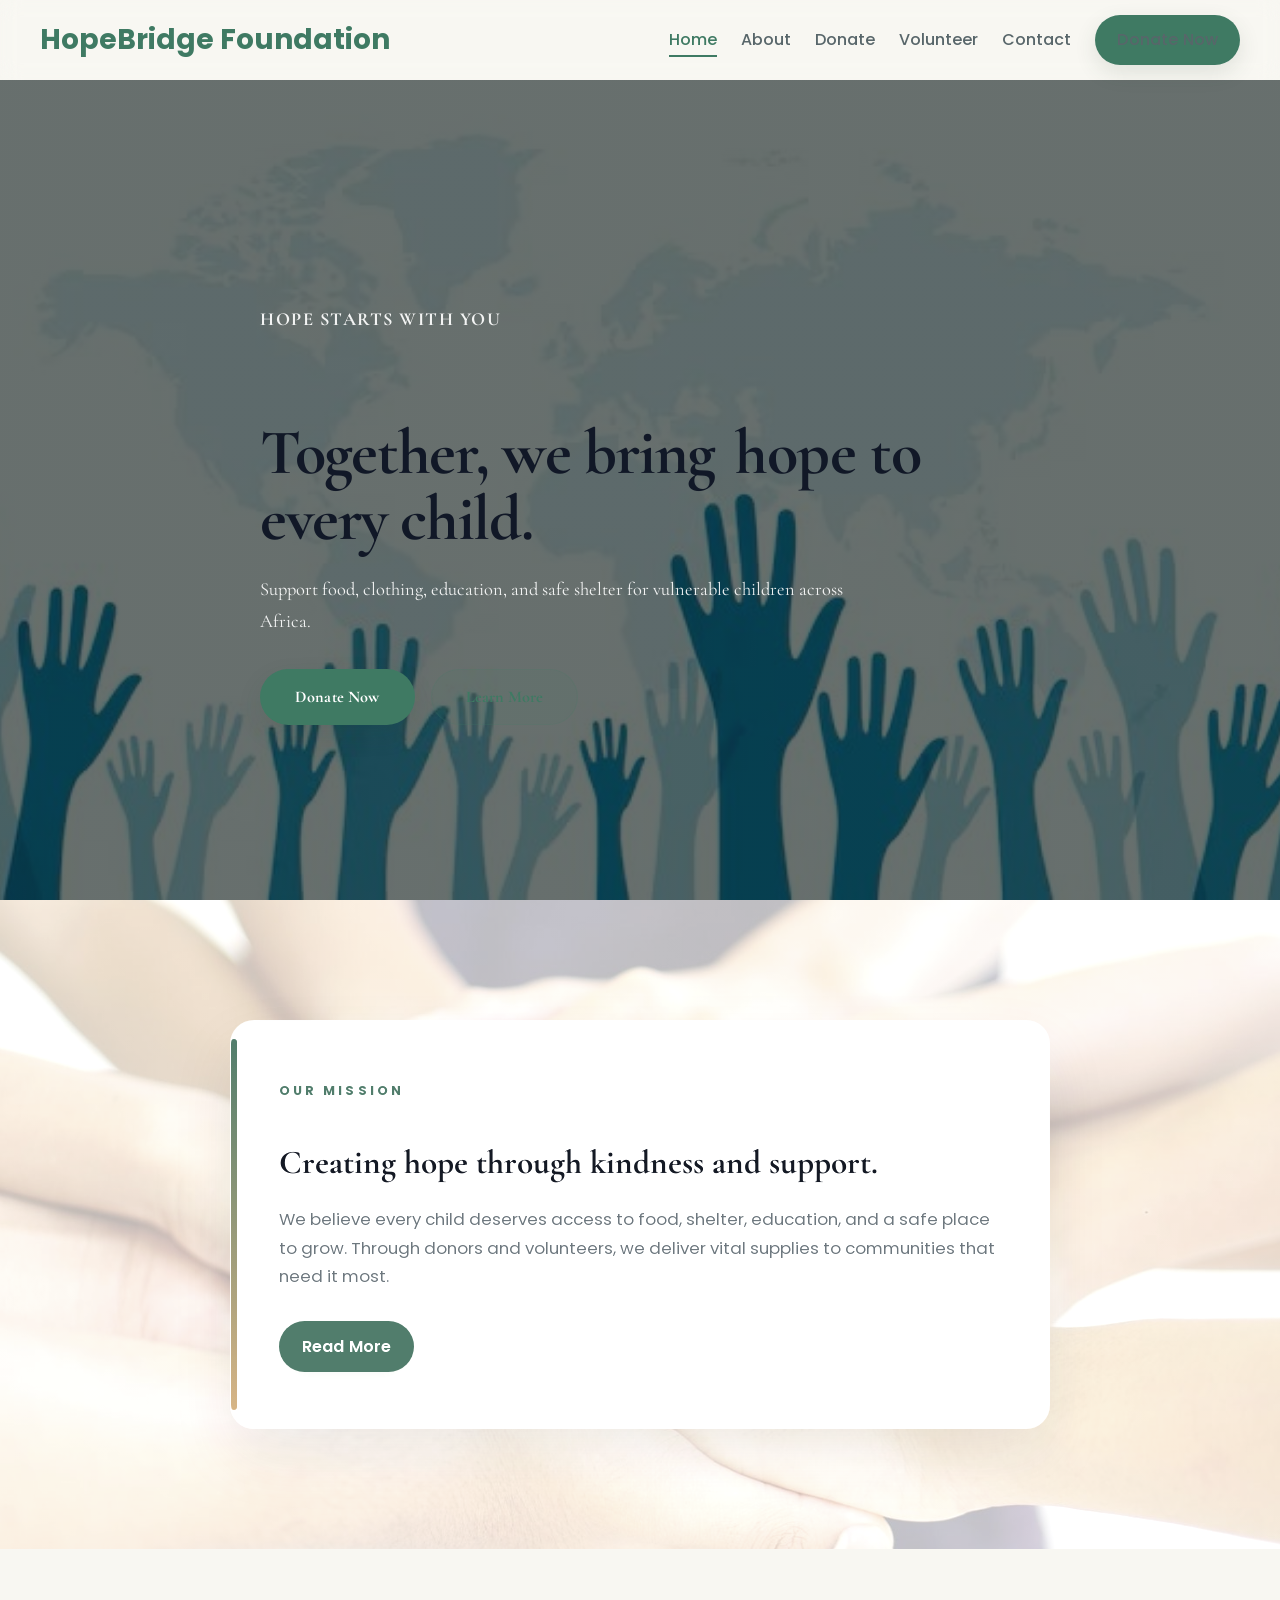
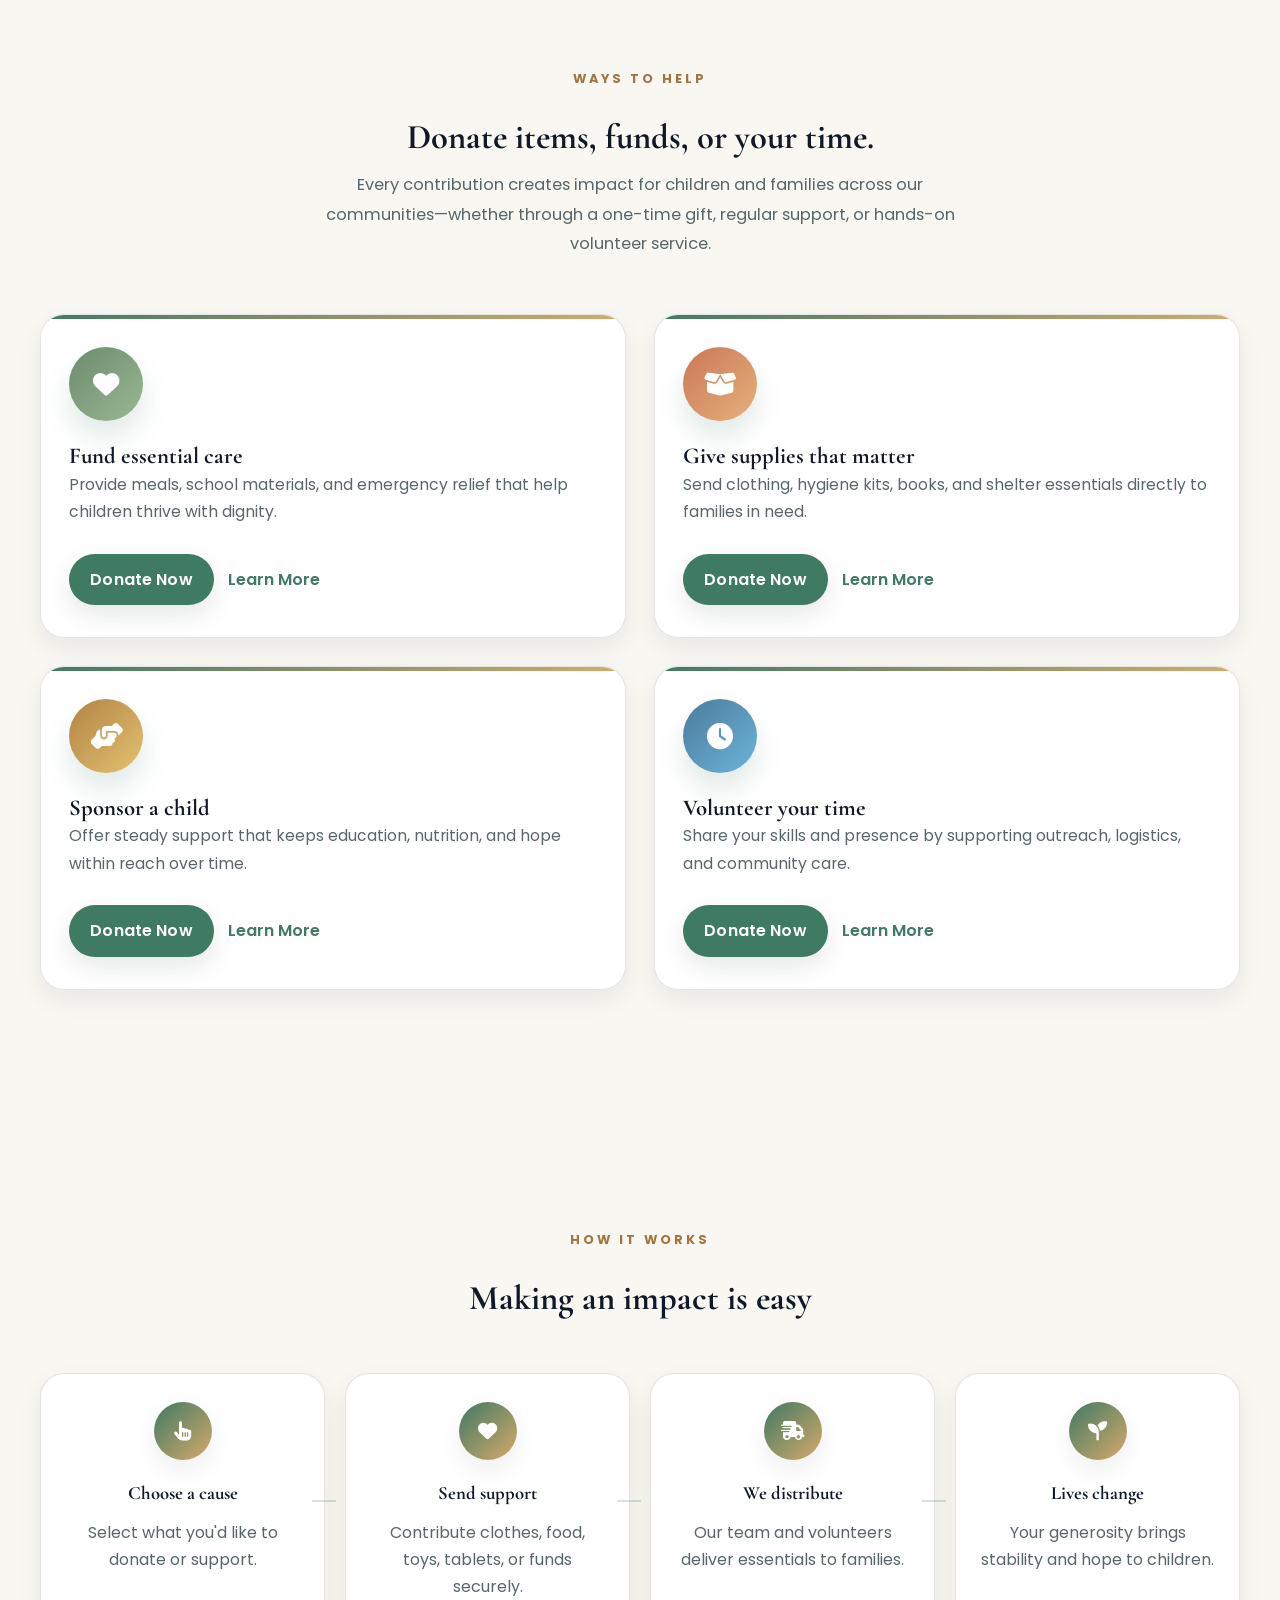
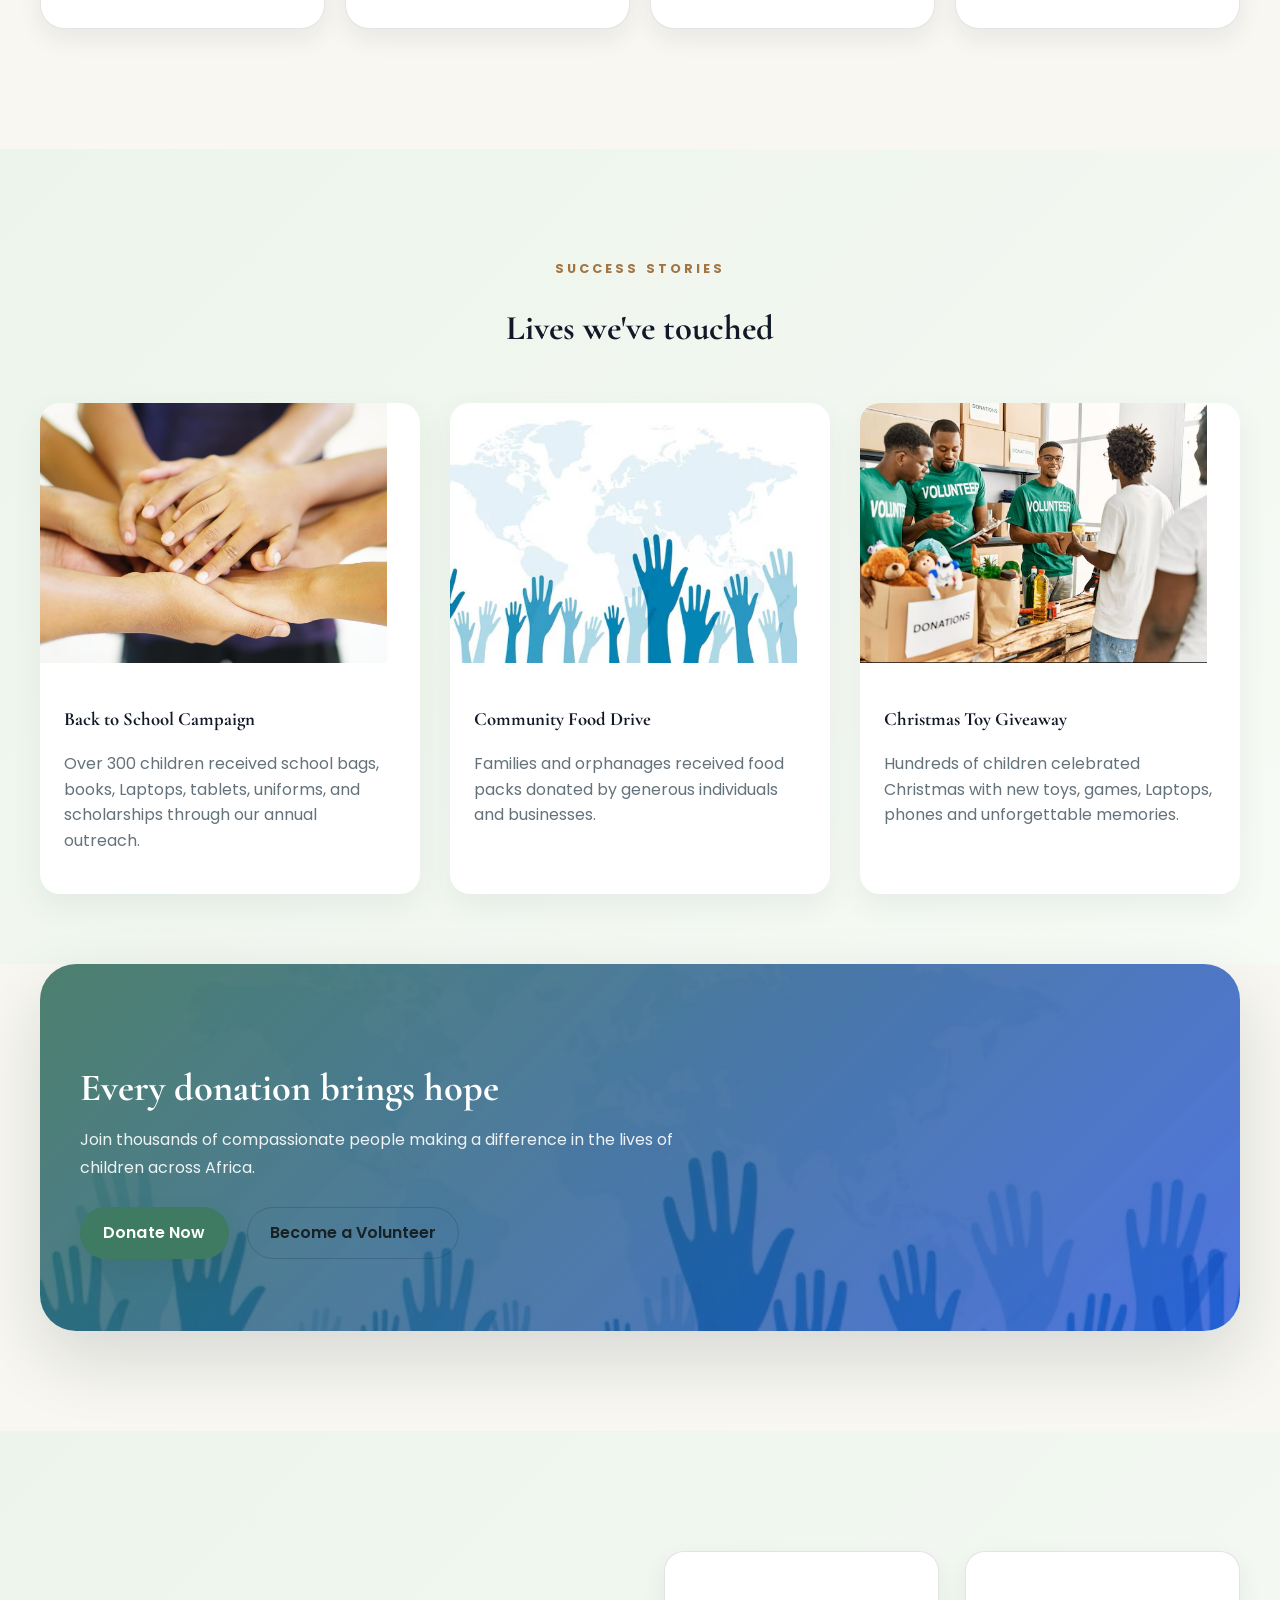
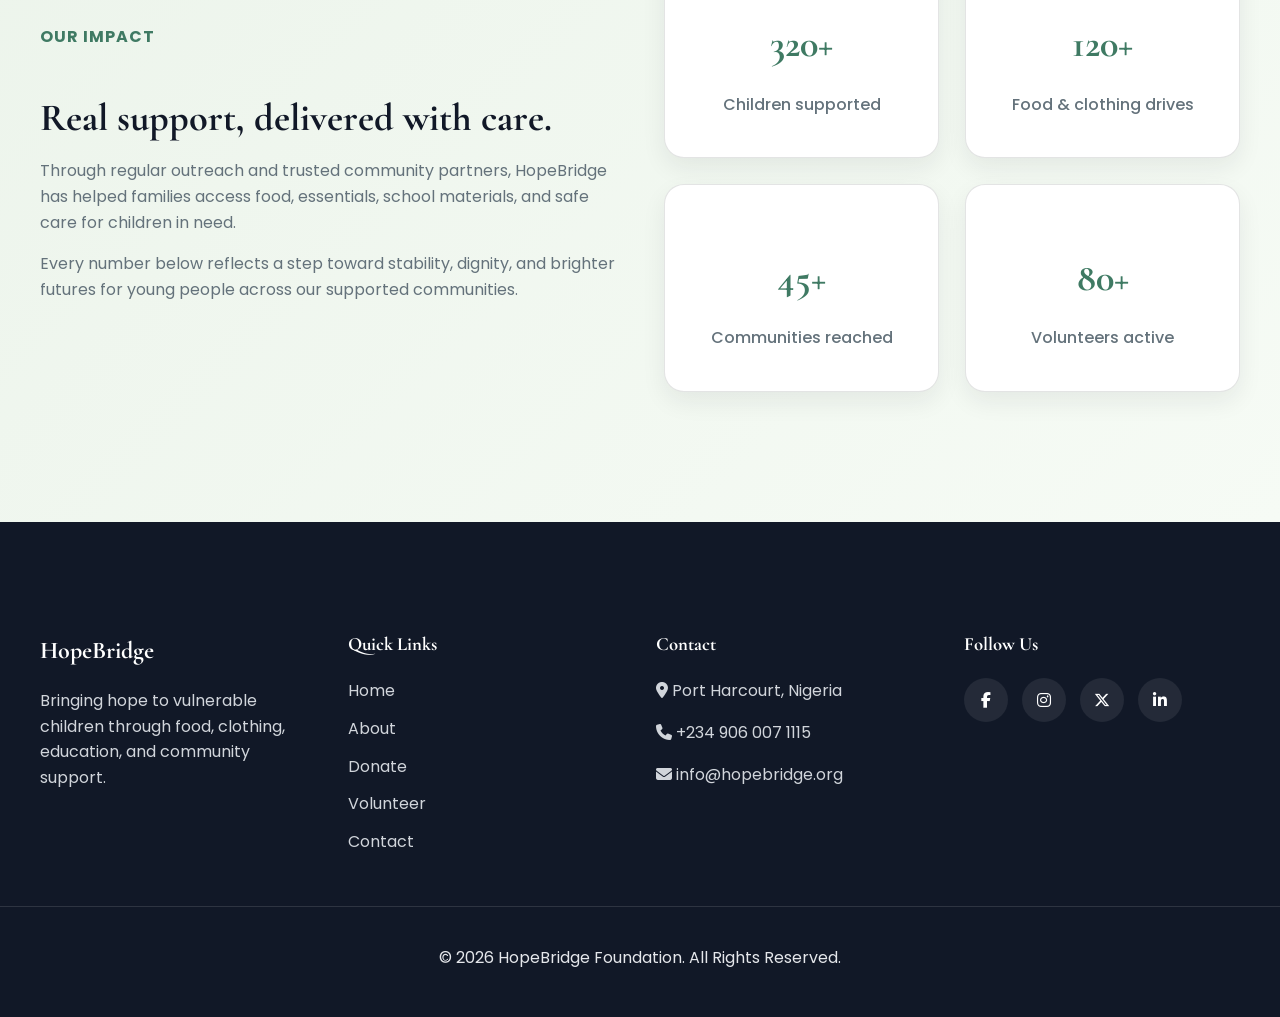
<file: frontend/index.html>
<!DOCTYPE html>
<html lang="en">
<head>
    <meta charset="UTF-8">
    <meta name="viewport" content="width=device-width, initial-scale=1, viewport-fit=cover">
    <meta name="description" content="HopeBridge Foundation supports vulnerable children across Africa through donations and volunteer programs.">
    <title>HopeBridge Foundation</title>
    <link rel="stylesheet" href="https://cdnjs.cloudflare.com/ajax/libs/font-awesome/6.6.0/css/all.min.css">
    <!-- Premium typography: serif headings + subtle script for accents -->
    <link href="https://fonts.googleapis.com/css2?family=Poppins:wght@300;400;500;600;700&family=Cormorant+Garamond:wght@400;600;700;800&family=Great+Vibes&display=swap" rel="stylesheet">
    <link rel="stylesheet" href="css/style.css">
</head>
<body class="home-page">
<header id="header">
    <nav class="navbar container" aria-label="Main navigation">
        <button class="menu-btn" type="button" aria-label="Toggle navigation" aria-expanded="false" aria-controls="primary-navigation">
            <i class="fa-solid fa-bars"></i>
        </button>
        <a href="index.html" class="logo">HopeBridge Foundation</a>
        <ul class="nav-links" id="primary-navigation">
            <li><a class="active" href="index.html">Home</a></li>
            <li><a href="about.html">About</a></li>
            <li><a href="donate.html">Donate</a></li>
            <li><a href="volunteer.html">Volunteer</a></li>
            <li><a href="contact.html">Contact</a></li>
            <li><a class="nav-cta" href="donate.html">Donate Now</a></li>
        </ul>
    </nav>
</header>
<main>
    <section class="hero">
        <div class="hero-content container">
            <p class="eyebrow">Hope starts with you</p>
            <h1>Together, we bring <span class="script">hope</span> to every child.</h1>
            <p>
                Support food, clothing, education, and safe shelter for vulnerable children across Africa.
            </p>
            <div class="hero-buttons">
                <a href="donate.html" class="btn">Donate Now</a>
                <a href="about.html" class="btn-secondary">Learn More</a>
            </div>
        </div>
    </section>
    <div class="page-bg">
    <section class="section donate-why">
        <div class="container mission-grid">
            <div class="mission-image fade-up">
                <img src="images/impact.jpg" alt="Children receiving donations" loading="lazy">
            </div>
            <div class="mission-content fade-up">
                <span class="section-subtitle">Our Mission</span>
                <h2>Creating hope through kindness and support.</h2>
                <p>
                    We believe every child deserves access to food, shelter, education, and a safe place to grow. Through donors and volunteers, we deliver vital supplies to communities that need it most.
                </p>
                <a href="about.html" class="btn-primary">Read More</a>
            </div>
        </div>
    </section>
    <section class="section donations ways-to-help">
        <div class="container">
            <div class="section-title section-title--centered">
                <span>WAYS TO HELP</span>
                <h2>Donate items, funds, or your time.</h2>
                <p>Every contribution creates impact for children and families across our communities—whether through a one-time gift, regular support, or hands-on volunteer service.</p>
            </div>
            <div class="help-grid">
                <article class="help-card fade-up">
                    <div class="help-card-icon">
                        <div class="icon-circle icon-circle--sage">
                            <i class="fa-solid fa-heart"></i>
                        </div>
                    </div>
                    <div class="help-card-body">
                        <h3>Fund essential care</h3>
                        <p>Provide meals, school materials, and emergency relief that help children thrive with dignity.</p>
                    </div>
                    <div class="help-card-actions">
                        <a href="donate.html" class="btn">Donate Now</a>
                        <a href="about.html" class="help-link">Learn More</a>
                    </div>
                </article>
                <article class="help-card fade-up">
                    <div class="help-card-icon">
                        <div class="icon-circle icon-circle--coral">
                            <i class="fa-solid fa-box-open"></i>
                        </div>
                    </div>
                    <div class="help-card-body">
                        <h3>Give supplies that matter</h3>
                        <p>Send clothing, hygiene kits, books, and shelter essentials directly to families in need.</p>
                    </div>
                    <div class="help-card-actions">
                        <a href="donate.html" class="btn">Donate Now</a>
                        <a href="about.html" class="help-link">Learn More</a>
                    </div>
                </article>
                <article class="help-card fade-up">
                    <div class="help-card-icon">
                        <div class="icon-circle icon-circle--gold">
                            <i class="fa-solid fa-hands-helping"></i>
                        </div>
                    </div>
                    <div class="help-card-body">
                        <h3>Sponsor a child</h3>
                        <p>Offer steady support that keeps education, nutrition, and hope within reach over time.</p>
                    </div>
                    <div class="help-card-actions">
                        <a href="donate.html" class="btn">Donate Now</a>
                        <a href="about.html" class="help-link">Learn More</a>
                    </div>
                </article>
                <article class="help-card fade-up">
                    <div class="help-card-icon">
                        <div class="icon-circle icon-circle--blue">
                            <i class="fa-solid fa-clock"></i>
                        </div>
                    </div>
                    <div class="help-card-body">
                        <h3>Volunteer your time</h3>
                        <p>Share your skills and presence by supporting outreach, logistics, and community care.</p>
                    </div>
                    <div class="help-card-actions">
                        <a href="volunteer.html" class="btn">Donate Now</a>
                        <a href="volunteer.html" class="help-link">Learn More</a>
                    </div>
                </article>
            </div>
        </div>
    </section>
    <section class="section how-it-works">
        <div class="container">
            <div class="section-title fade-up">
                <span class="section-subtitle">How It Works</span>
                <h2>Making an impact is easy</h2>
            </div>
            <div class="timeline fade-up">
                <div class="timeline-step">
                    <div class="timeline-step__icon"><i class="fa-solid fa-hand-pointer"></i></div>
                    <h3>Choose a cause</h3>
                    <p>Select what you'd like to donate or support.</p>
                </div>
                <div class="timeline-step">
                    <div class="timeline-step__icon"><i class="fa-solid fa-heart"></i></div>
                    <h3>Send support</h3>
                    <p>Contribute clothes, food, toys, tablets, or funds securely.</p>
                </div>
                <div class="timeline-step">
                    <div class="timeline-step__icon"><i class="fa-solid fa-truck-fast"></i></div>
                    <h3>We distribute</h3>
                    <p>Our team and volunteers deliver essentials to families.</p>
                </div>
                <div class="timeline-step">
                    <div class="timeline-step__icon"><i class="fa-solid fa-seedling"></i></div>
                    <h3>Lives change</h3>
                    <p>Your generosity brings stability and hope to children.</p>
                </div>
            </div>
        </div>
    </section>
    <section class="section stories">
        <div class="container">
            <div class="section-title">
                <span>SUCCESS STORIES</span>
                <h2>Lives we've touched</h2>
            </div>
            <div class="stories-grid">
                <a class="story-card" href="about.html">
                    <img src="images/impact.jpg" alt="Children with school supplies" loading="lazy">
                    <div class="story-content">
                        <h3>Back to School Campaign</h3>
                        <p>Over 300 children received school bags, books, Laptops, tablets, uniforms, and scholarships through our annual outreach.</p>
                    </div>
                </a>
                <a class="story-card" href="about.html">
                    <img src="images/hero.jpg" alt="Food donation" loading="lazy">
                    <div class="story-content">
                        <h3>Community Food Drive</h3>
                        <p>Families and orphanages received food packs donated by generous individuals and businesses.</p>
                    </div>
                </a>
                <a class="story-card" href="about.html">
                    <img src="images/cta.jpeg" alt="Toy donation" loading="lazy">
                    <div class="story-content">
                        <h3>Christmas Toy Giveaway</h3>
                        <p>Hundreds of children celebrated Christmas with new toys, games, Laptops, phones and unforgettable memories.</p>
                    </div>
                </a>
            </div>
        </div>
    </section>
    <section class="section cta-hero">
        <div class="container">
            <div class="cta-hero__content fade-up">
                <h2>Every donation brings hope</h2>
                <p>Join thousands of compassionate people making a difference in the lives of children across Africa.</p>
                <div class="hero-donate__actions">
                    <a href="donate.html" class="btn-primary">Donate Now</a>
                    <a href="volunteer.html" class="btn-outline">Become a Volunteer</a>
                </div>
            </div>
        </div>
    </section>
    <section class="section impact">
        <div class="container impact-grid">
            <div class="impact-content">
                <span>OUR IMPACT</span>
                <h2>Real support, delivered with care.</h2>
                <p>
                    Through regular outreach and trusted community partners, HopeBridge has helped families access food, essentials, school materials, and safe care for children in need.
                </p>
                <p>
                    Every number below reflects a step toward stability, dignity, and brighter futures for young people across our supported communities.
                </p>
            </div>
            <div class="stats">
                <div class="stat-card">
                    <h3 class="counter" data-target="320">0</h3>
                    <p>Children supported</p>
                </div>
                <div class="stat-card">
                    <h3 class="counter" data-target="120">0</h3>
                    <p>Food & clothing drives</p>
                </div>
                <div class="stat-card">
                    <h3 class="counter" data-target="45">0</h3>
                    <p>Communities reached</p>
                </div>
                <div class="stat-card">
                    <h3 class="counter" data-target="80">0</h3>
                    <p>Volunteers active</p>
                </div>
            </div>
        </div>
    </section>
    </div>
</main>
<footer class="footer">
    <div class="container footer-container">
        <div class="footer-col">
            <h2>HopeBridge</h2>
            <p>Bringing hope to vulnerable children through food, clothing, education, and community support.</p>
        </div>
        <div class="footer-col">
            <h3>Quick Links</h3>
            <ul>
                <li><a href="index.html">Home</a></li>
                <li><a href="about.html">About</a></li>
                <li><a href="donate.html">Donate</a></li>
                <li><a href="volunteer.html">Volunteer</a></li>
                <li><a href="contact.html">Contact</a></li>
            </ul>
        </div>
        <div class="footer-col">
            <h3>Contact</h3>
            <p><i class="fa-solid fa-location-dot"></i> Port Harcourt, Nigeria</p>
            <p><i class="fa-solid fa-phone"></i> +234 906 007 1115</p>
            <p><i class="fa-solid fa-envelope"></i> info@hopebridge.org</p>
        </div>
        <div class="footer-col">
            <h3>Follow Us</h3>
            <div class="social-icons">
                <a href="#" aria-label="Facebook"><i class="fa-brands fa-facebook-f"></i></a>
                <a href="#" aria-label="Instagram"><i class="fa-brands fa-instagram"></i></a>
                <a href="#" aria-label="Twitter"><i class="fa-brands fa-x-twitter"></i></a>
                <a href="#" aria-label="LinkedIn"><i class="fa-brands fa-linkedin-in"></i></a>
            </div>
        </div>
    </div>
    <div class="footer-bottom">
        <p>&copy; 2026 HopeBridge Foundation. All Rights Reserved.</p>
    </div>
</footer>
<script src="js/script.js"></script>
</body>
</html>
</file>
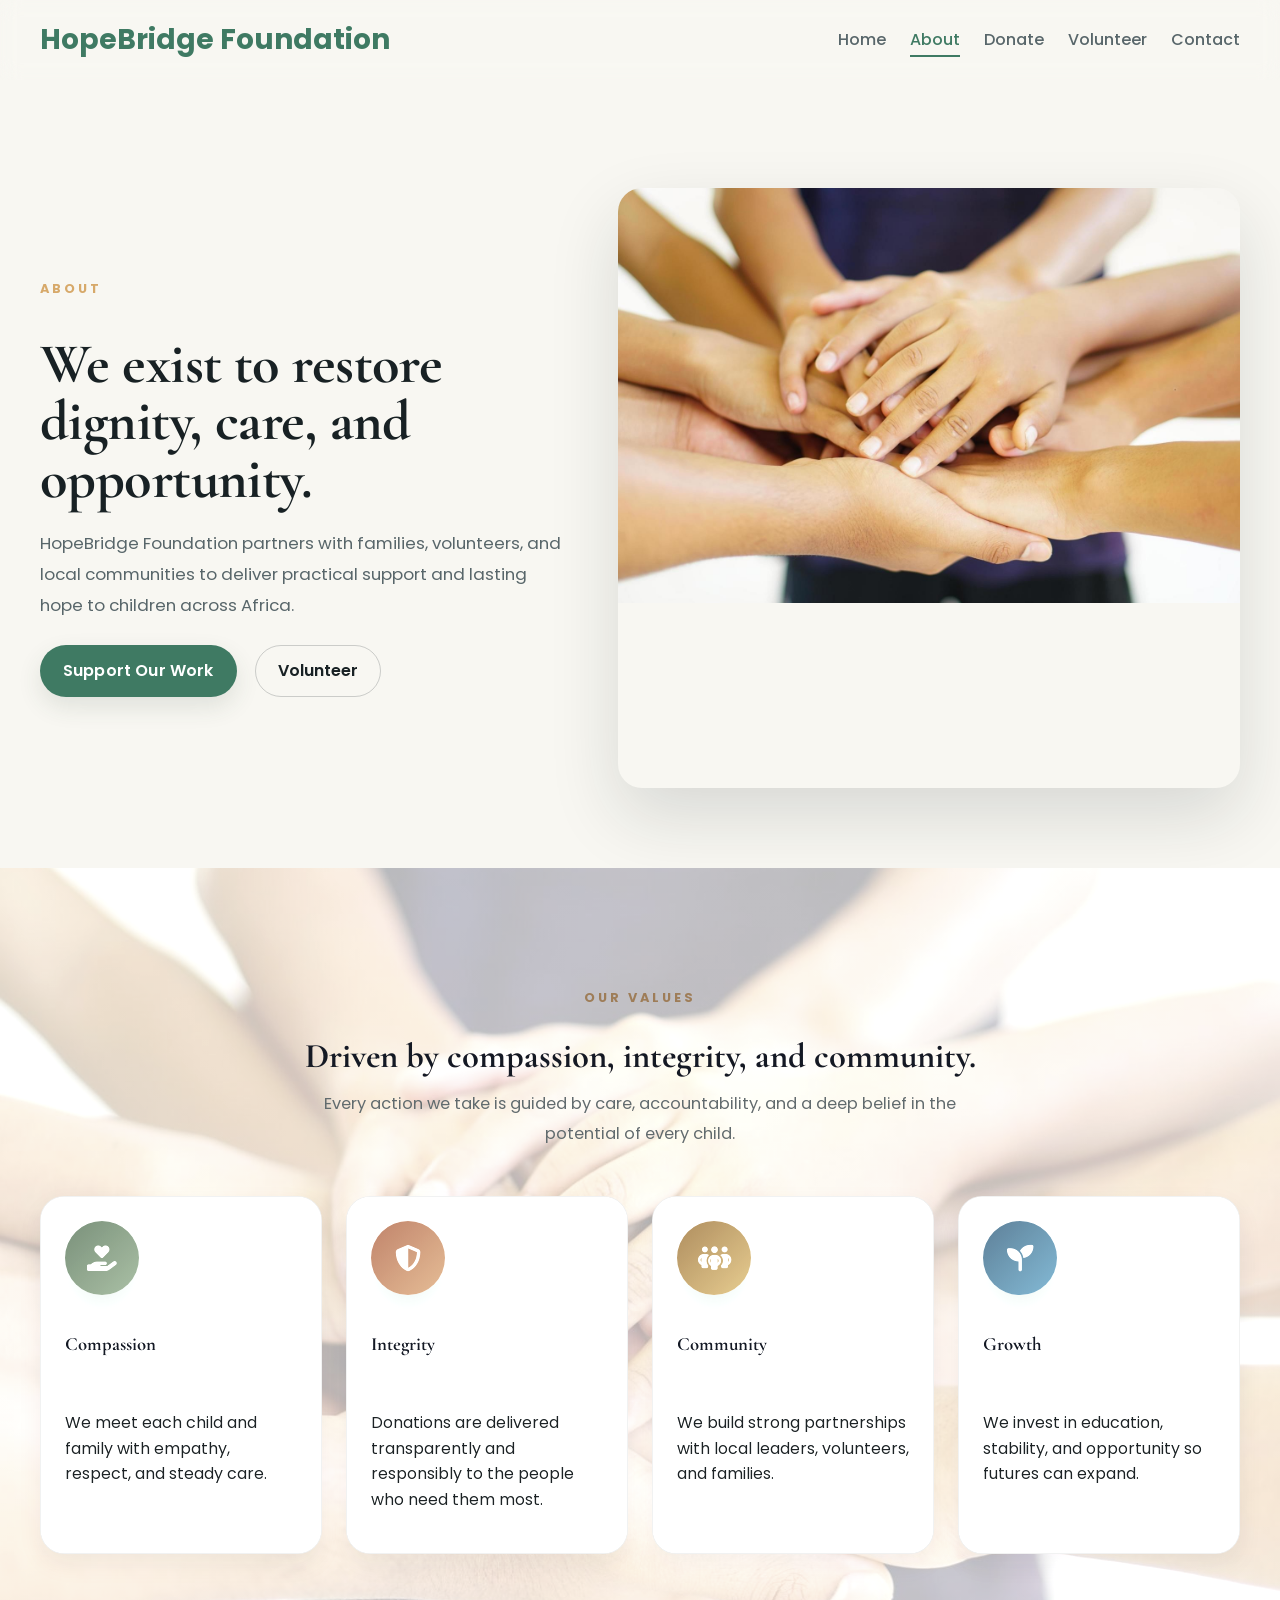
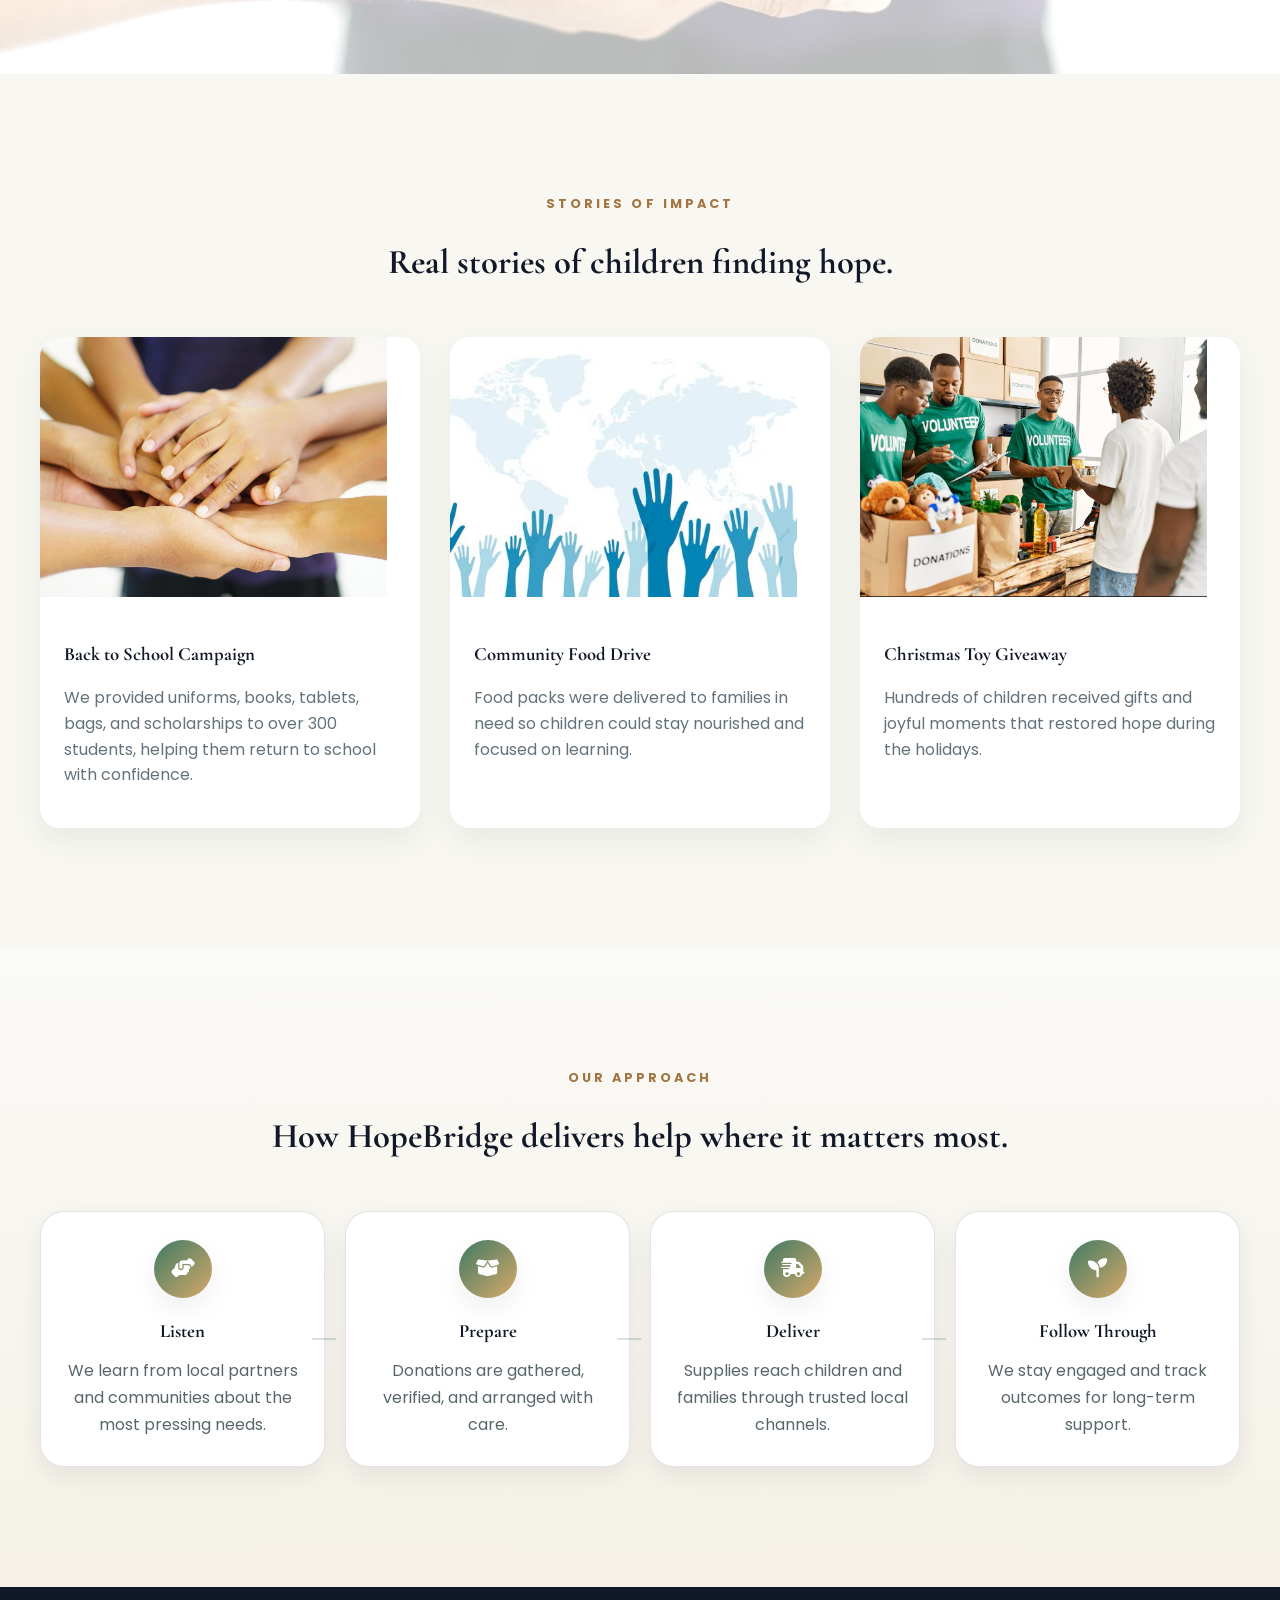
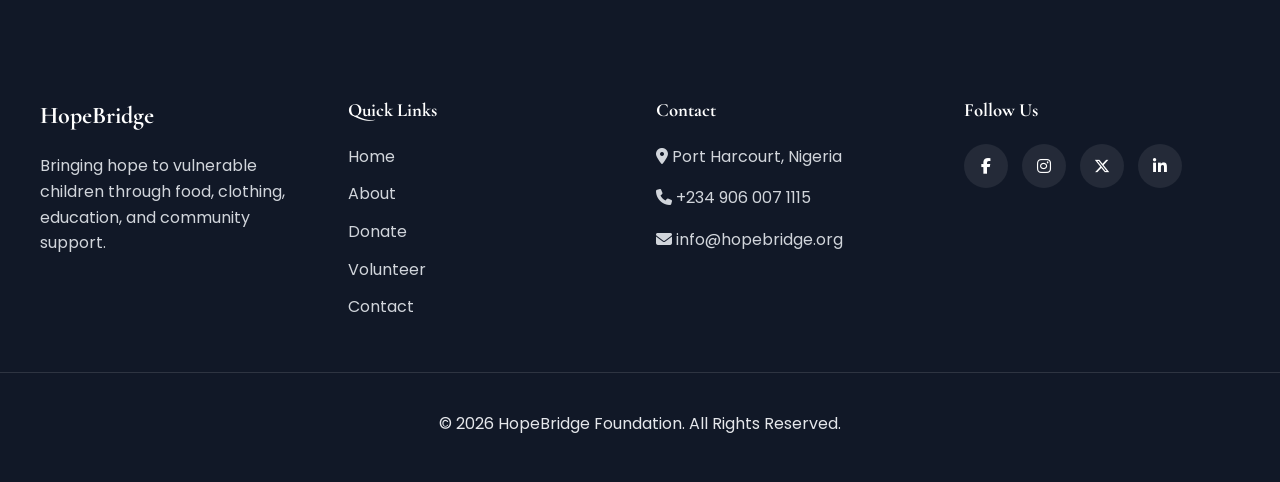
<file: frontend/about.html>
<!DOCTYPE html>
<html lang="en">
<head>
    <meta charset="UTF-8">
    <meta name="viewport" content="width=device-width, initial-scale=1.0">
    <meta name="description" content="Learn about HopeBridge Foundation's mission, values, and impact supporting vulnerable children across Africa.">
    <title>About | HopeBridge Foundation</title>
    <link rel="stylesheet" href="https://cdnjs.cloudflare.com/ajax/libs/font-awesome/6.6.0/css/all.min.css">
    <link href="https://fonts.googleapis.com/css2?family=Cormorant+Garamond:wght@400;600;700;800&family=Great+Vibes&display=swap" rel="stylesheet">
    <link rel="stylesheet" href="css/style.css">
</head>
<body>
<header id="header">
    <nav class="navbar container" aria-label="Main navigation">
        <button class="menu-btn" type="button" aria-label="Toggle navigation" aria-expanded="false" aria-controls="primary-navigation">
            <i class="fa-solid fa-bars"></i>
        </button>
        <a href="index.html" class="logo">HopeBridge Foundation</a>
        <ul class="nav-links" id="primary-navigation">
            <li><a href="index.html">Home</a></li>
            <li><a class="active" href="about.html">About</a></li>
            <li><a href="donate.html">Donate</a></li>
            <li><a href="volunteer.html">Volunteer</a></li>
            <li><a href="contact.html">Contact</a></li>
        </ul>
    </nav>
</header>
<main>
    <section class="section hero-donate">
        <div class="container hero-donate__grid">
            <div class="hero-donate__content fade-up">
                <span class="section-subtitle">About</span>
                <h1>We exist to restore dignity, care, and opportunity.</h1>
                <p>HopeBridge Foundation partners with families, volunteers, and local communities to deliver practical support and lasting hope to children across Africa.</p>
                <div class="hero-donate__actions">
                    <a href="donate.html" class="btn-primary">Support Our Work</a>
                    <a href="volunteer.html" class="btn-outline">Volunteer</a>
                </div>
            </div>
            <div class="hero-donate__media fade-up zoom">
                <img src="images/impact.jpg" alt="Volunteers supporting children in the community" loading="eager">
            </div>
        </div>
    </section>

    <section class="section donate-why">
        <div class="container">
            <div class="section-title fade-up">
                <span class="section-subtitle">Our Values</span>
                <h2>Driven by compassion, integrity, and community.</h2>
                <p>Every action we take is guided by care, accountability, and a deep belief in the potential of every child.</p>
            </div>
            <div class="grid grid-4">
                <article class="card card-hover feature-card fade-up">
                    <div class="icon-circle icon-circle--sage"><i class="fa-solid fa-hand-holding-heart"></i></div>
                    <h3>Compassion</h3>
                    <p>We meet each child and family with empathy, respect, and steady care.</p>
                </article>
                <article class="card card-hover feature-card fade-up">
                    <div class="icon-circle icon-circle--coral"><i class="fa-solid fa-shield-halved"></i></div>
                    <h3>Integrity</h3>
                    <p>Donations are delivered transparently and responsibly to the people who need them most.</p>
                </article>
                <article class="card card-hover feature-card fade-up">
                    <div class="icon-circle icon-circle--gold"><i class="fa-solid fa-people-group"></i></div>
                    <h3>Community</h3>
                    <p>We build strong partnerships with local leaders, volunteers, and families.</p>
                </article>
                <article class="card card-hover feature-card fade-up">
                    <div class="icon-circle icon-circle--blue"><i class="fa-solid fa-seedling"></i></div>
                    <h3>Growth</h3>
                    <p>We invest in education, stability, and opportunity so futures can expand.</p>
                </article>
            </div>
        </div>
    </section>

    <section class="section">
        <div class="container">
            <div class="section-title fade-up">
                <span class="section-subtitle">Stories of Impact</span>
                <h2>Real stories of children finding hope.</h2>
            </div>
            <div class="stories-grid">
                <article class="story-card fade-up">
                    <img src="images/impact.jpg" alt="Children with school supplies" loading="lazy">
                    <div class="story-content">
                        <h3>Back to School Campaign</h3>
                        <p>We provided uniforms, books, tablets, bags, and scholarships to over 300 students, helping them return to school with confidence.</p>
                    </div>
                </article>
                <article class="story-card fade-up">
                    <img src="images/hero.jpg" alt="Food donation" loading="lazy">
                    <div class="story-content">
                        <h3>Community Food Drive</h3>
                        <p>Food packs were delivered to families in need so children could stay nourished and focused on learning.</p>
                    </div>
                </article>
                <article class="story-card fade-up">
                    <img src="images/cta.jpeg" alt="Toy donation" loading="lazy">
                    <div class="story-content">
                        <h3>Christmas Toy Giveaway</h3>
                        <p>Hundreds of children received gifts and joyful moments that restored hope during the holidays.</p>
                    </div>
                </article>
            </div>
        </div>
    </section>

    <section class="section process-section">
        <div class="container">
            <div class="section-title fade-up">
                <span class="section-subtitle">Our Approach</span>
                <h2>How HopeBridge delivers help where it matters most.</h2>
            </div>
            <div class="timeline fade-up">
                <div class="timeline-step">
                    <div class="timeline-step__icon"><i class="fa-solid fa-handshake-angle"></i></div>
                    <h3>Listen</h3>
                    <p>We learn from local partners and communities about the most pressing needs.</p>
                </div>
                <div class="timeline-step">
                    <div class="timeline-step__icon"><i class="fa-solid fa-box-open"></i></div>
                    <h3>Prepare</h3>
                    <p>Donations are gathered, verified, and arranged with care.</p>
                </div>
                <div class="timeline-step">
                    <div class="timeline-step__icon"><i class="fa-solid fa-truck-fast"></i></div>
                    <h3>Deliver</h3>
                    <p>Supplies reach children and families through trusted local channels.</p>
                </div>
                <div class="timeline-step">
                    <div class="timeline-step__icon"><i class="fa-solid fa-seedling"></i></div>
                    <h3>Follow Through</h3>
                    <p>We stay engaged and track outcomes for long-term support.</p>
                </div>
            </div>
        </div>
    </section>
</main>
<footer class="footer">
    <div class="container footer-container">
        <div class="footer-col">
            <h2>HopeBridge</h2>
            <p>Bringing hope to vulnerable children through food, clothing, education, and community support.</p>
        </div>
        <div class="footer-col">
            <h3>Quick Links</h3>
            <ul>
                <li><a href="index.html">Home</a></li>
                <li><a href="about.html">About</a></li>
                <li><a href="donate.html">Donate</a></li>
                <li><a href="volunteer.html">Volunteer</a></li>
                <li><a href="contact.html">Contact</a></li>
            </ul>
        </div>
        <div class="footer-col">
            <h3>Contact</h3>
            <p><i class="fa-solid fa-location-dot"></i> Port Harcourt, Nigeria</p>
            <p><i class="fa-solid fa-phone"></i> +234 906 007 1115</p>
            <p><i class="fa-solid fa-envelope"></i> info@hopebridge.org</p>
        </div>
        <div class="footer-col">
            <h3>Follow Us</h3>
            <div class="social-icons">
                <a href="#" aria-label="Facebook"><i class="fa-brands fa-facebook-f"></i></a>
                <a href="#" aria-label="Instagram"><i class="fa-brands fa-instagram"></i></a>
                <a href="#" aria-label="Twitter"><i class="fa-brands fa-x-twitter"></i></a>
                <a href="#" aria-label="LinkedIn"><i class="fa-brands fa-linkedin-in"></i></a>
            </div>
        </div>
    </div>
    <div class="footer-bottom">
        <p>&copy; 2026 HopeBridge Foundation. All Rights Reserved.</p>
    </div>
</footer>
<script src="js/script.js"></script>
</body>
</html>
</file>
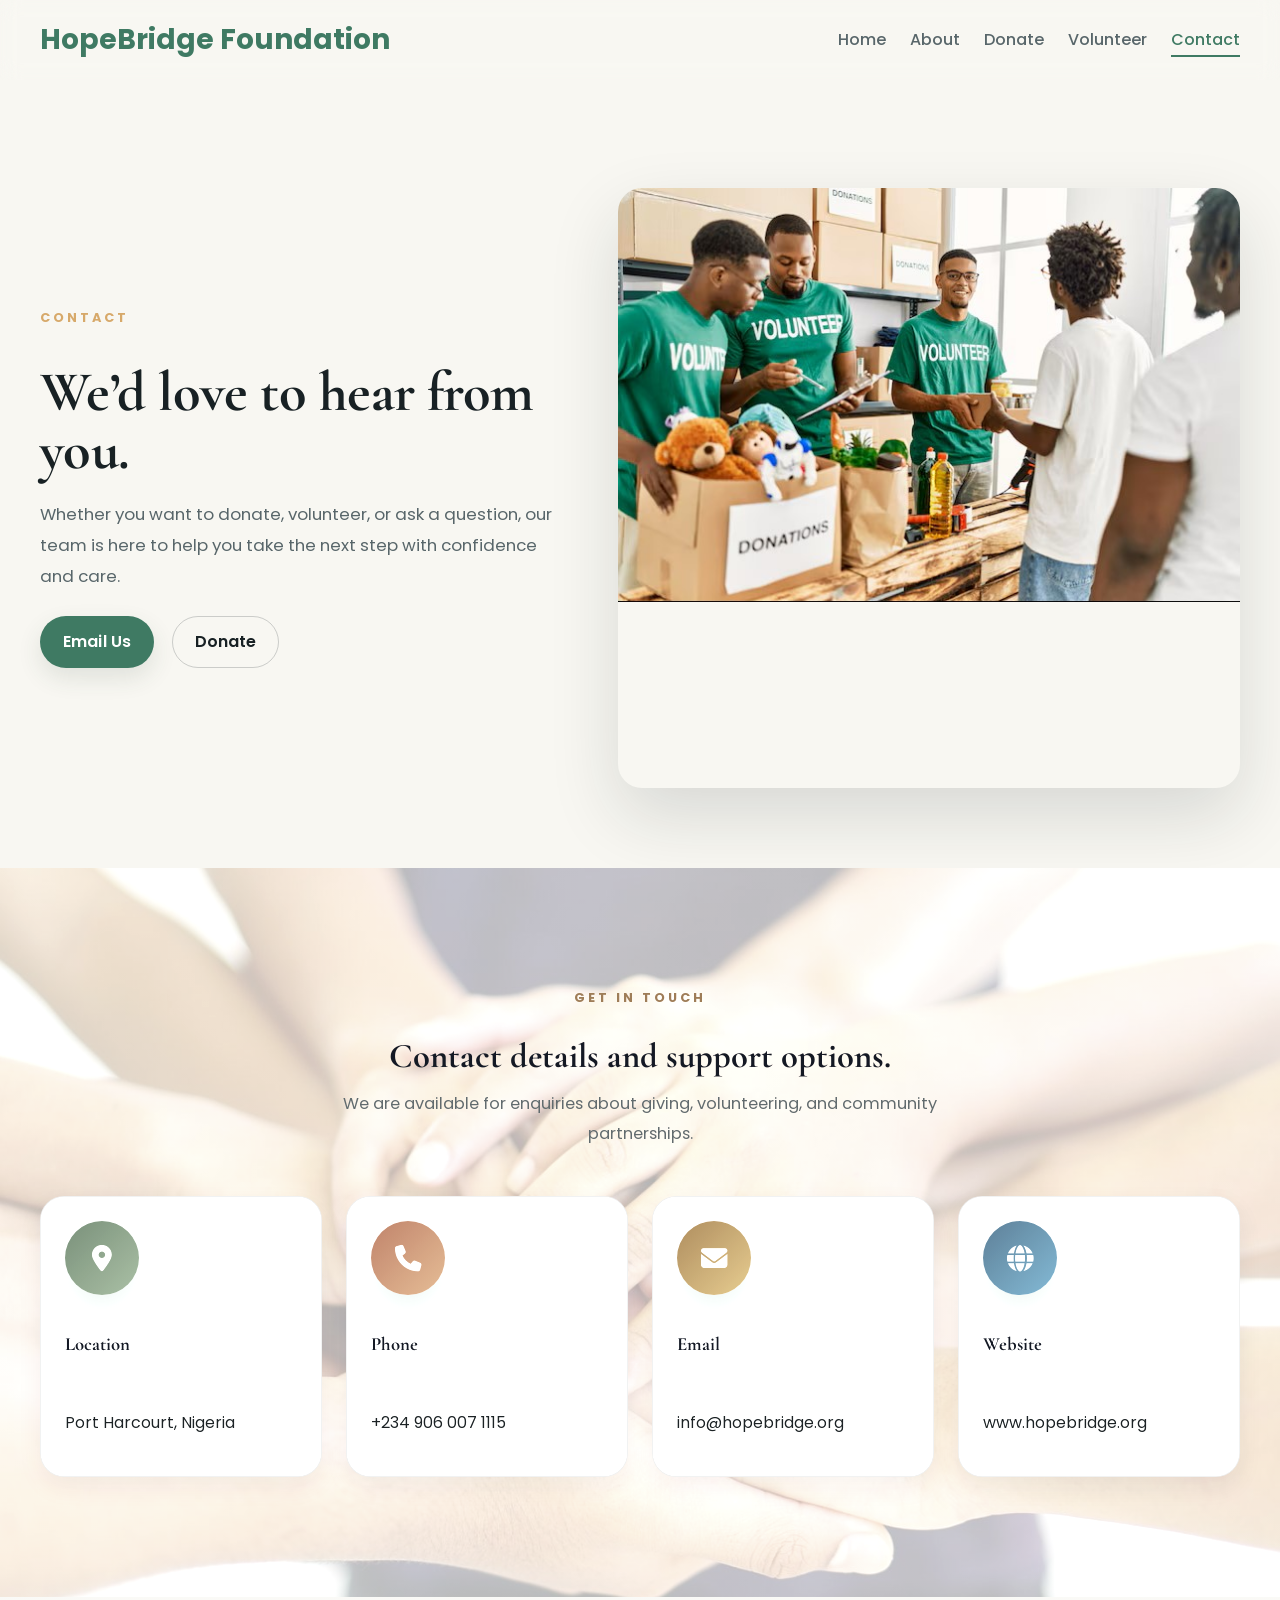
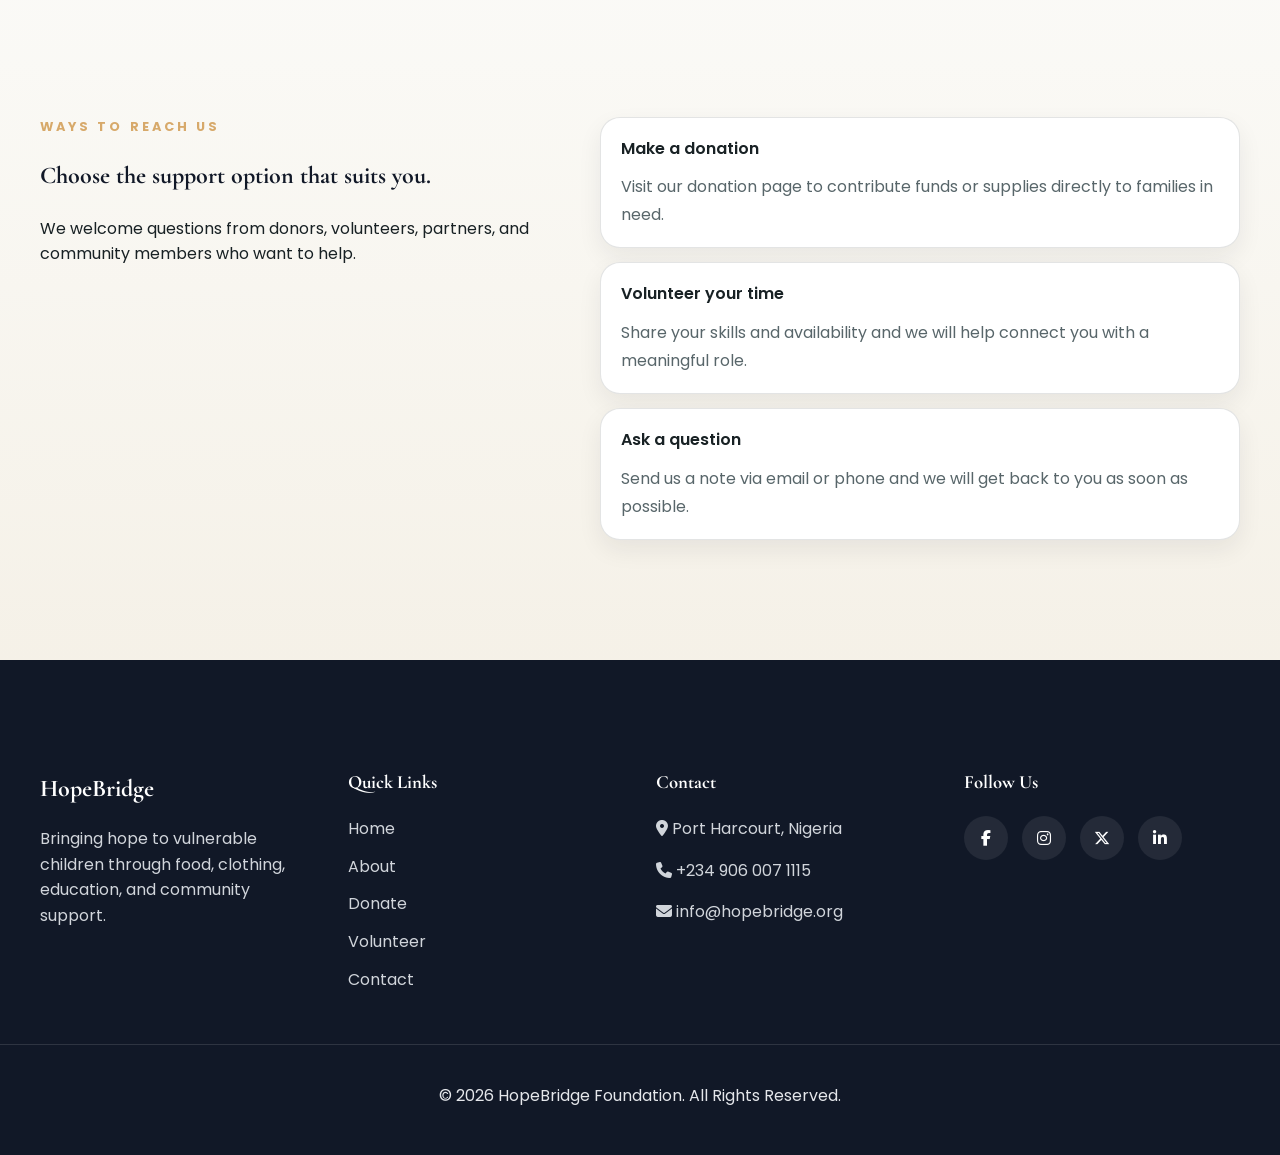
<file: frontend/contact.html>
<!DOCTYPE html>
<html lang="en">
<head>
    <meta charset="UTF-8">
    <meta name="viewport" content="width=device-width, initial-scale=1.0">
    <meta name="description" content="Contact HopeBridge Foundation to donate, volunteer, or learn how to support children in Africa.">
    <title>Contact | HopeBridge Foundation</title>
    <link rel="stylesheet" href="https://cdnjs.cloudflare.com/ajax/libs/font-awesome/6.6.0/css/all.min.css">
    <link href="https://fonts.googleapis.com/css2?family=Cormorant+Garamond:wght@400;600;700;800&family=Great+Vibes&display=swap" rel="stylesheet">
    <link rel="stylesheet" href="css/style.css">
</head>
<body>
<header id="header">
    <nav class="navbar container" aria-label="Main navigation">
        <button class="menu-btn" type="button" aria-label="Toggle navigation" aria-expanded="false" aria-controls="primary-navigation">
            <i class="fa-solid fa-bars"></i>
        </button>
        <a href="index.html" class="logo">HopeBridge Foundation</a>
        <ul class="nav-links" id="primary-navigation">
            <li><a href="index.html">Home</a></li>
            <li><a href="about.html">About</a></li>
            <li><a href="donate.html">Donate</a></li>
            <li><a href="volunteer.html">Volunteer</a></li>
            <li><a class="active" href="contact.html">Contact</a></li>
        </ul>
    </nav>
</header>
<main>
    <section class="section hero-donate">
        <div class="container hero-donate__grid">
            <div class="hero-donate__content fade-up">
                <span class="section-subtitle">Contact</span>
                <h1>We’d love to hear from you.</h1>
                <p>Whether you want to donate, volunteer, or ask a question, our team is here to help you take the next step with confidence and care.</p>
                <div class="hero-donate__actions">
                    <a href="mailto:info@hopebridge.org" class="btn-primary">Email Us</a>
                    <a href="donate.html" class="btn-outline">Donate</a>
                </div>
            </div>
            <div class="hero-donate__media fade-up zoom">
                <img src="images/cta.jpeg" alt="HopeBridge team connecting with supporters" loading="eager">
            </div>
        </div>
    </section>

    <section class="section donate-why">
        <div class="container">
            <div class="section-title fade-up">
                <span class="section-subtitle">Get in Touch</span>
                <h2>Contact details and support options.</h2>
                <p>We are available for enquiries about giving, volunteering, and community partnerships.</p>
            </div>
            <div class="grid grid-4">
                <article class="card card-hover feature-card fade-up">
                    <div class="icon-circle icon-circle--sage"><i class="fa-solid fa-location-dot"></i></div>
                    <h3>Location</h3>
                    <p>Port Harcourt, Nigeria</p>
                </article>
                <article class="card card-hover feature-card fade-up">
                    <div class="icon-circle icon-circle--coral"><i class="fa-solid fa-phone"></i></div>
                    <h3>Phone</h3>
                    <p>+234 906 007 1115</p>
                </article>
                <article class="card card-hover feature-card fade-up">
                    <div class="icon-circle icon-circle--gold"><i class="fa-solid fa-envelope"></i></div>
                    <h3>Email</h3>
                    <p>info@hopebridge.org</p>
                </article>
                <article class="card card-hover feature-card fade-up">
                    <div class="icon-circle icon-circle--blue"><i class="fa-solid fa-globe"></i></div>
                    <h3>Website</h3>
                    <p>www.hopebridge.org</p>
                </article>
            </div>
        </div>
    </section>

    <section class="section process-section">
        <div class="container faq-grid">
            <div class="fade-up">
                <span class="section-subtitle">Ways to Reach Us</span>
                <h2>Choose the support option that suits you.</h2>
                <p>We welcome questions from donors, volunteers, partners, and community members who want to help.</p>
            </div>
            <div class="faq-list fade-up">
                <div class="faq-item">
                    <summary>Make a donation</summary>
                    <p>Visit our donation page to contribute funds or supplies directly to families in need.</p>
                </div>
                <div class="faq-item">
                    <summary>Volunteer your time</summary>
                    <p>Share your skills and availability and we will help connect you with a meaningful role.</p>
                </div>
                <div class="faq-item">
                    <summary>Ask a question</summary>
                    <p>Send us a note via email or phone and we will get back to you as soon as possible.</p>
                </div>
            </div>
        </div>
    </section>
</main>
<footer class="footer">
    <div class="container footer-container">
        <div class="footer-col">
            <h2>HopeBridge</h2>
            <p>Bringing hope to vulnerable children through food, clothing, education, and community support.</p>
        </div>
        <div class="footer-col">
            <h3>Quick Links</h3>
            <ul>
                <li><a href="index.html">Home</a></li>
                <li><a href="about.html">About</a></li>
                <li><a href="donate.html">Donate</a></li>
                <li><a href="volunteer.html">Volunteer</a></li>
                <li><a href="contact.html">Contact</a></li>
            </ul>
        </div>
        <div class="footer-col">
            <h3>Contact</h3>
            <p><i class="fa-solid fa-location-dot"></i> Port Harcourt, Nigeria</p>
            <p><i class="fa-solid fa-phone"></i> +234 906 007 1115</p>
            <p><i class="fa-solid fa-envelope"></i> info@hopebridge.org</p>
        </div>
        <div class="footer-col">
            <h3>Follow Us</h3>
            <div class="social-icons">
                <a href="#" aria-label="Facebook"><i class="fa-brands fa-facebook-f"></i></a>
                <a href="#" aria-label="Instagram"><i class="fa-brands fa-instagram"></i></a>
                <a href="#" aria-label="Twitter"><i class="fa-brands fa-x-twitter"></i></a>
                <a href="#" aria-label="LinkedIn"><i class="fa-brands fa-linkedin-in"></i></a>
            </div>
        </div>
    </div>
    <div class="footer-bottom">
        <p>&copy; 2026 HopeBridge Foundation. All Rights Reserved.</p>
    </div>
</footer>
<script src="js/script.js"></script>
</body>
</html>
</file>
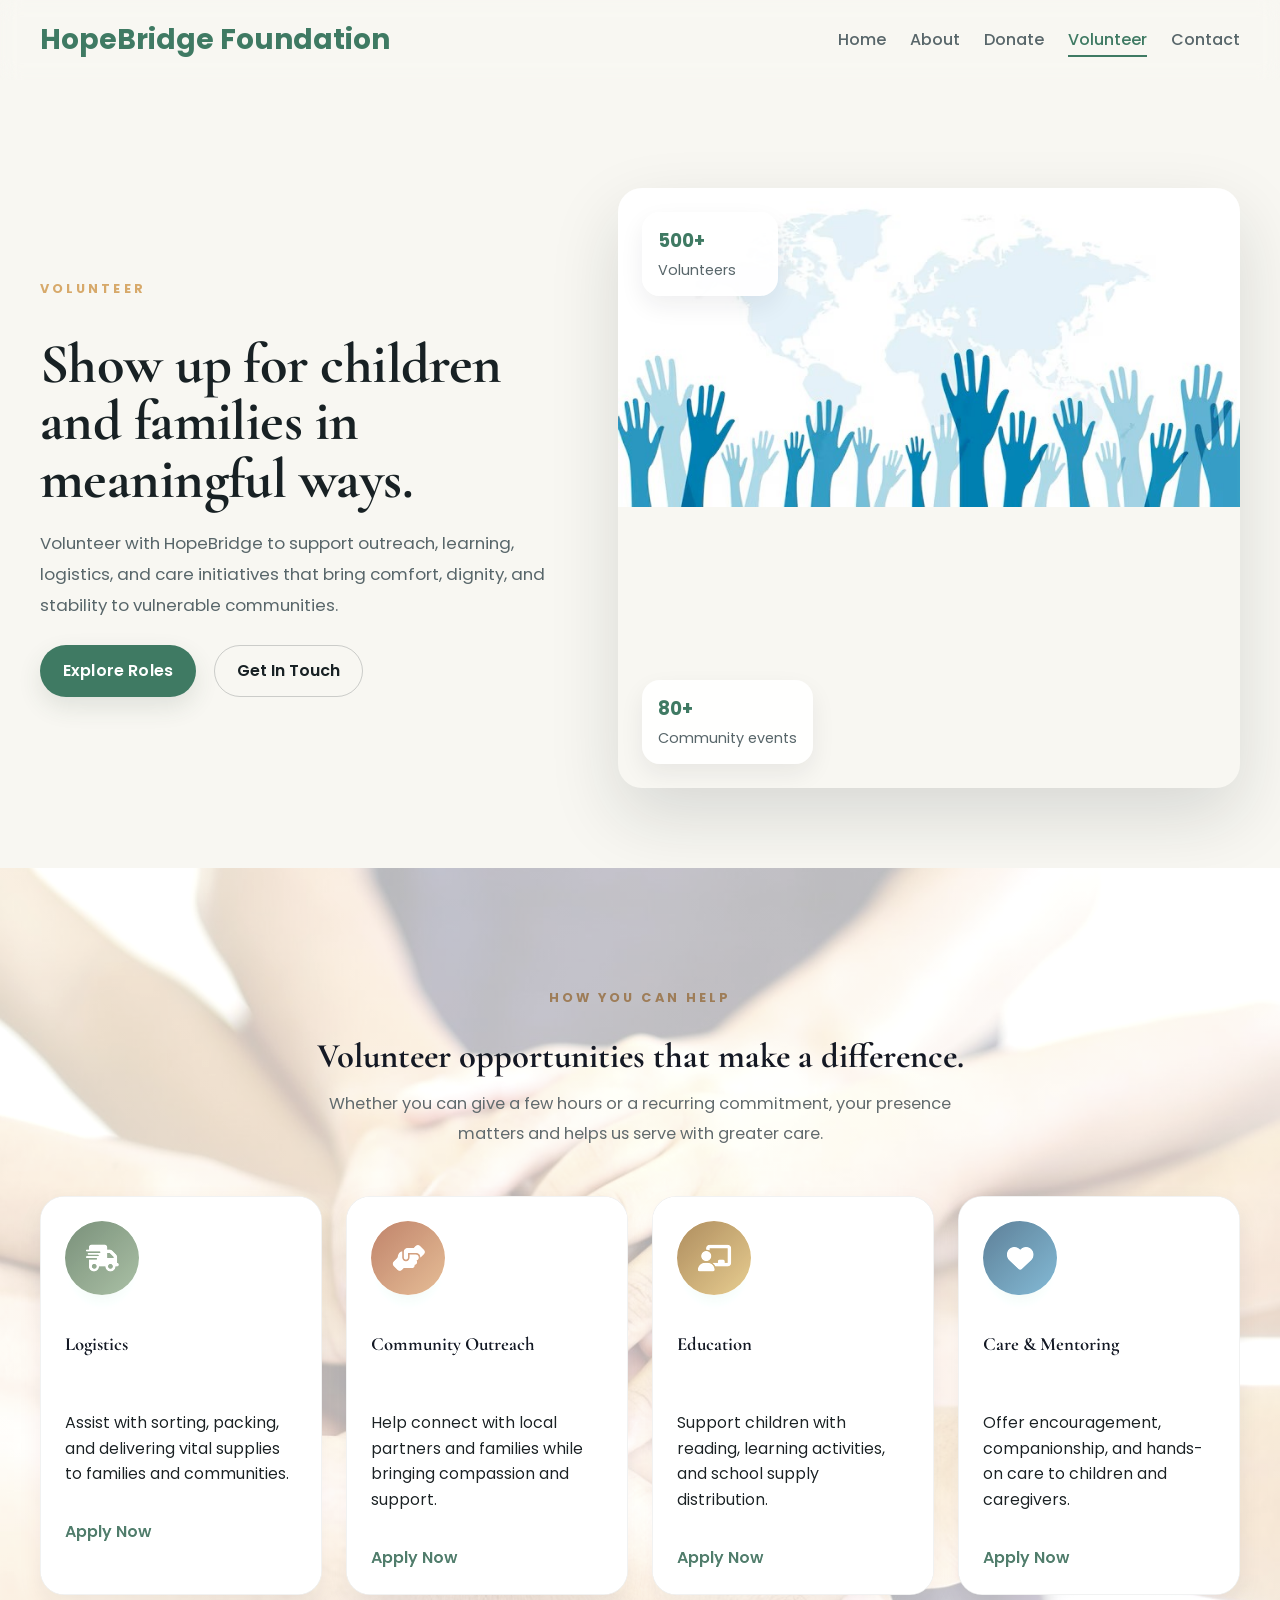
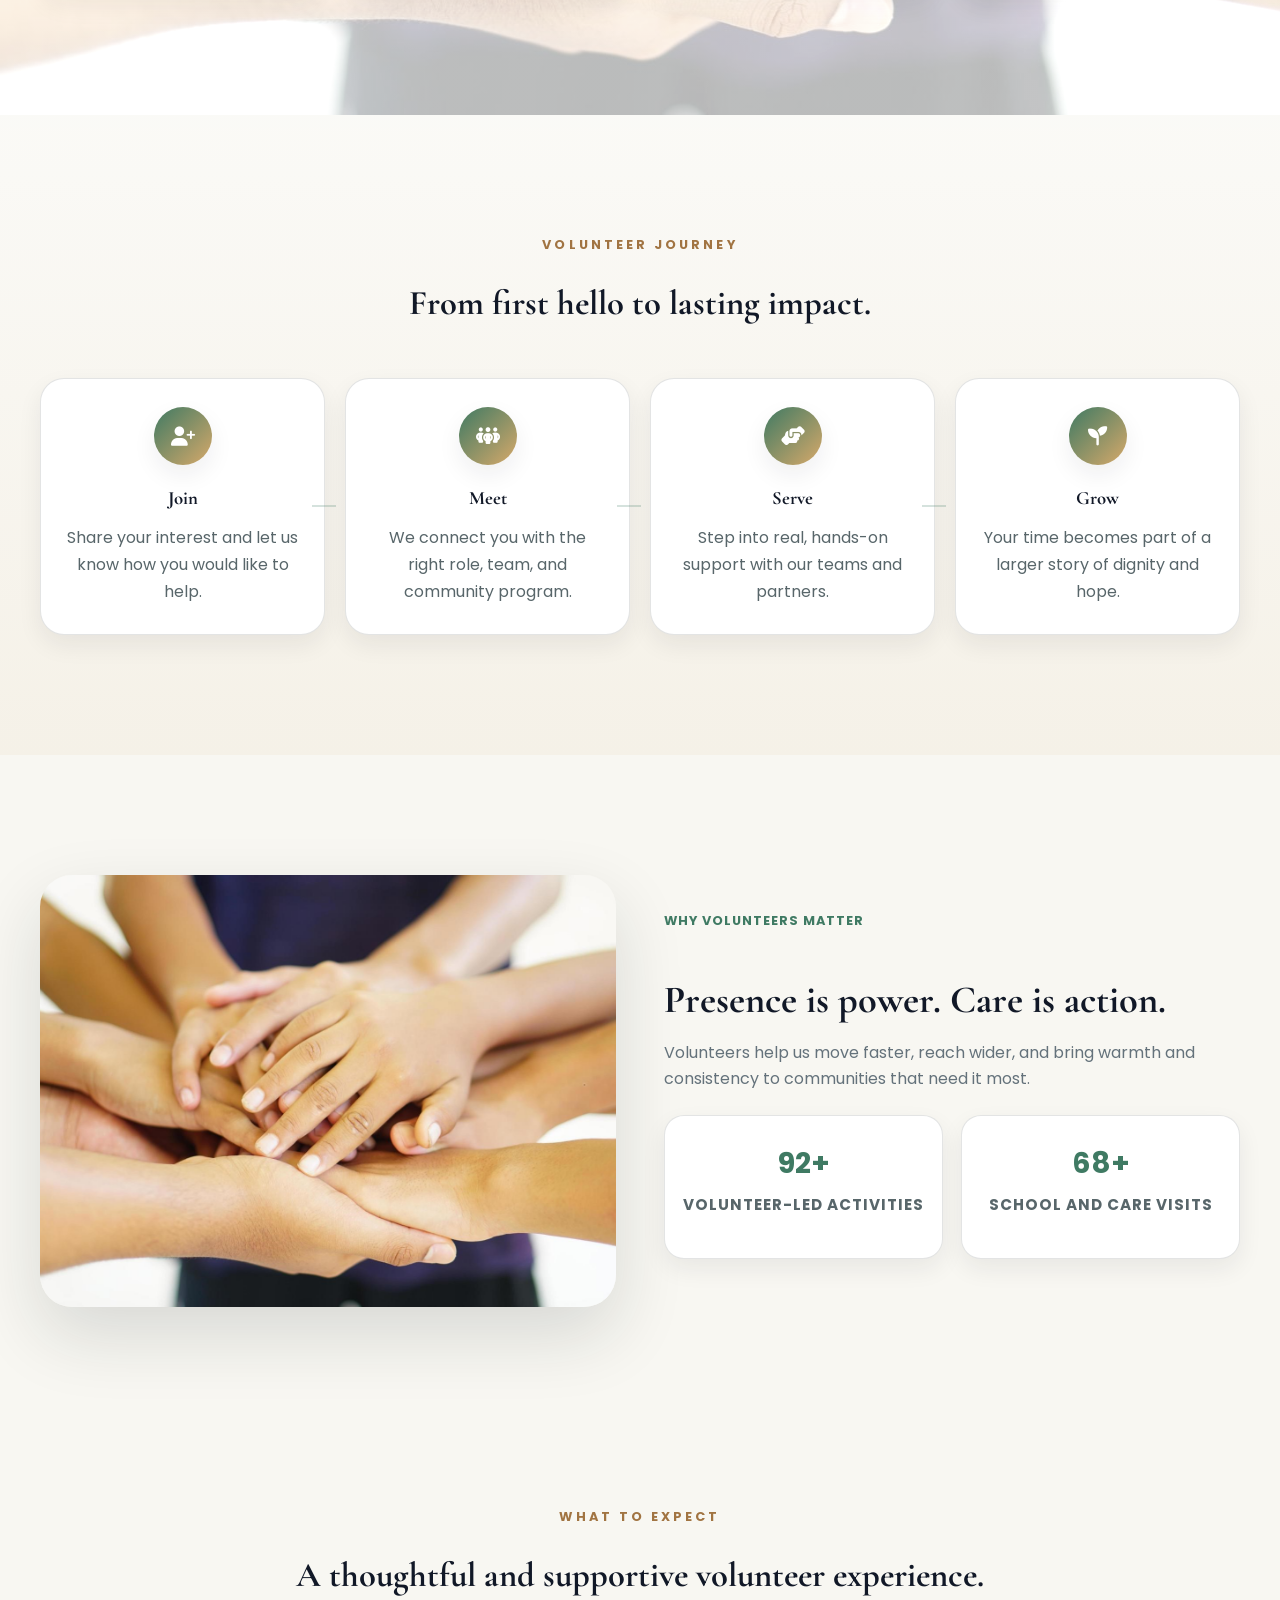
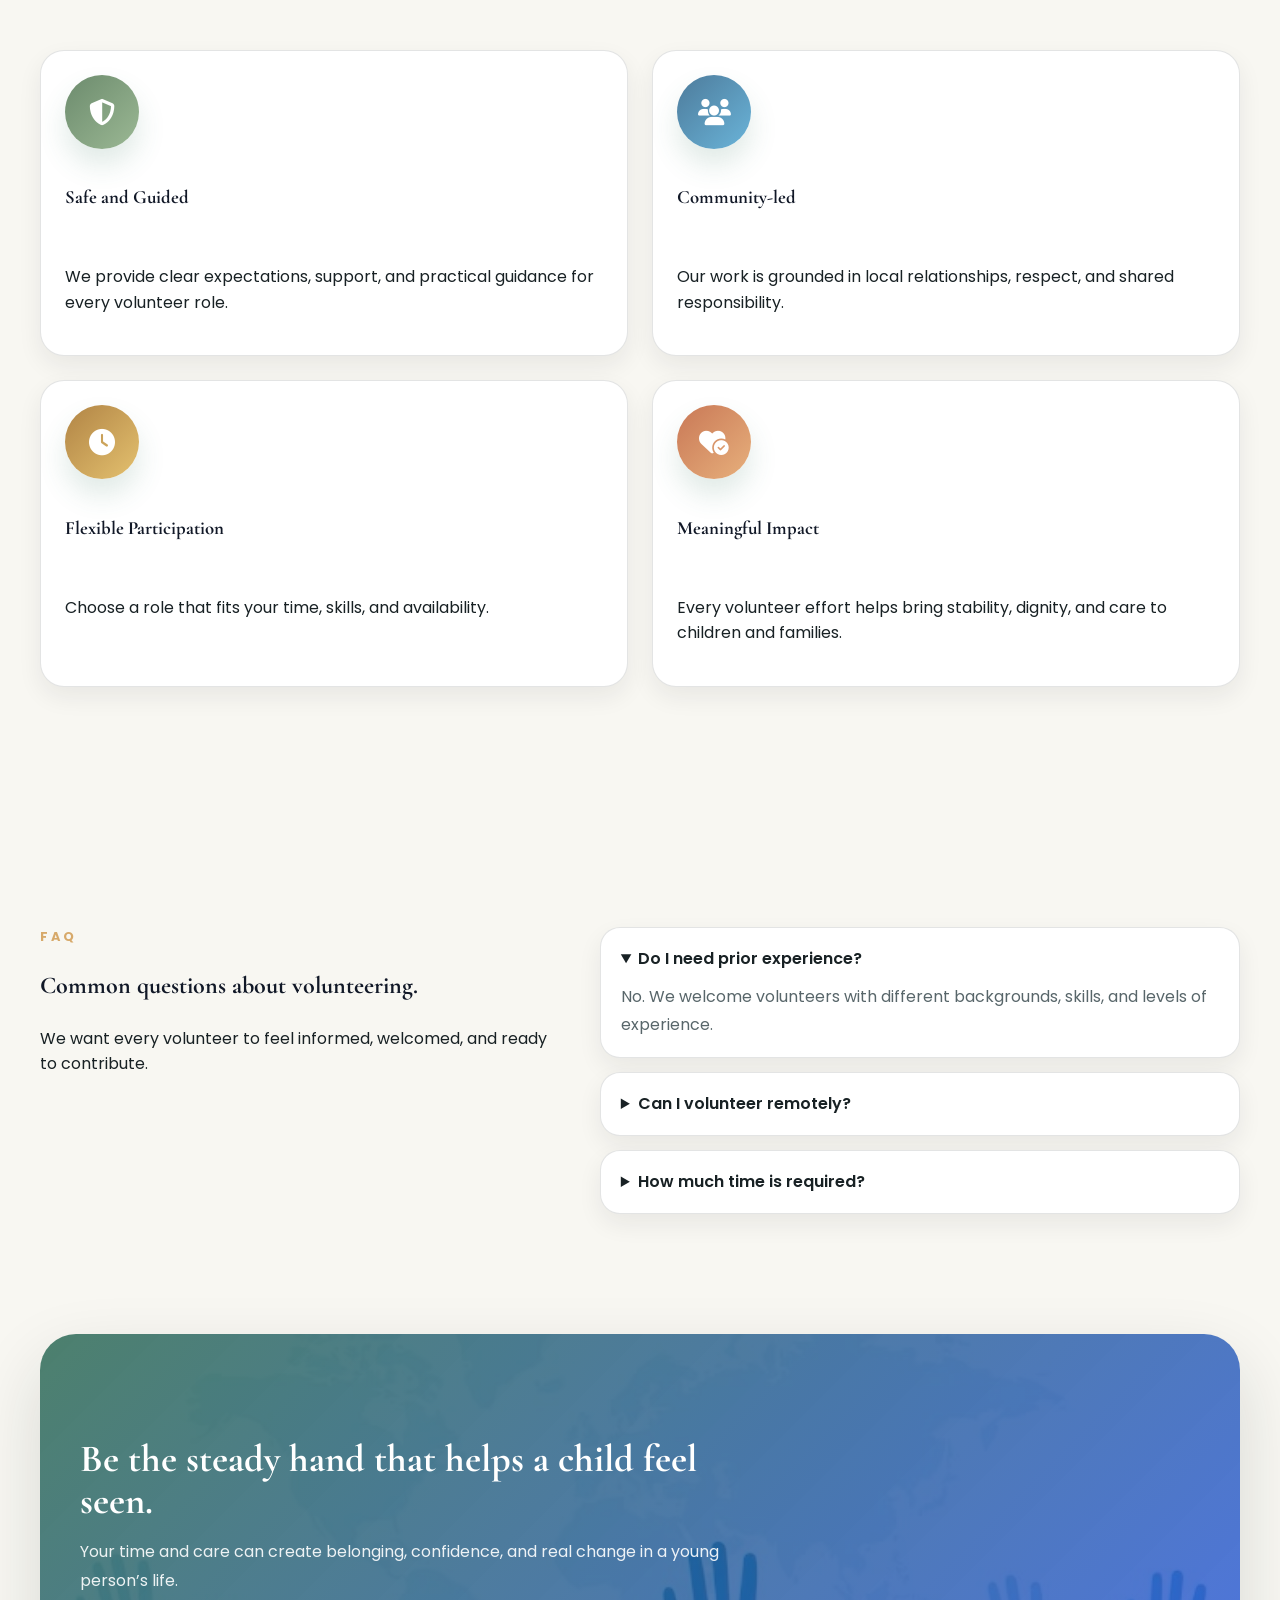
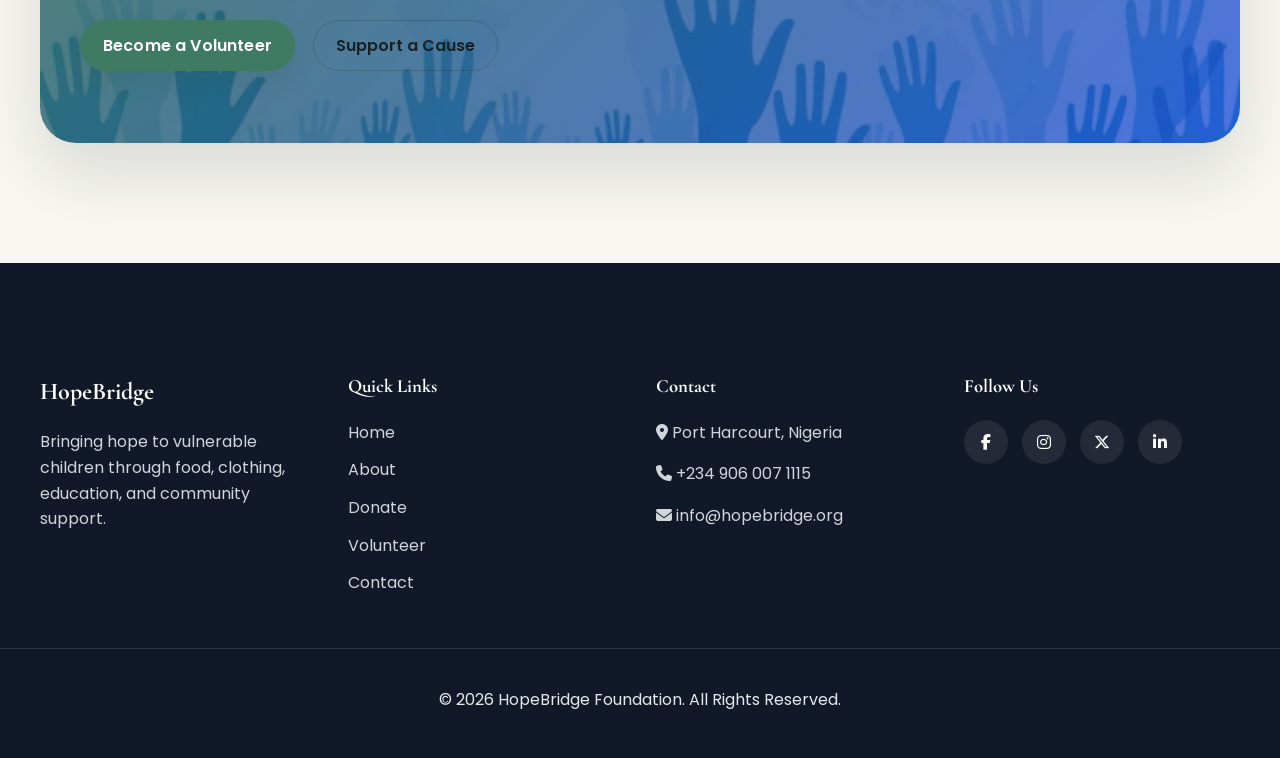
<file: frontend/volunteer.html>
<!DOCTYPE html>
<html lang="en">
<head>
    <meta charset="UTF-8">
    <meta name="viewport" content="width=device-width, initial-scale=1.0">
    <meta name="description" content="Volunteer with HopeBridge Foundation to support children and communities in Africa through hands-on service.">
    <title>Volunteer | HopeBridge Foundation</title>
    <link rel="stylesheet" href="https://cdnjs.cloudflare.com/ajax/libs/font-awesome/6.6.0/css/all.min.css">
    <link href="https://fonts.googleapis.com/css2?family=Cormorant+Garamond:wght@400;600;700;800&family=Great+Vibes&display=swap" rel="stylesheet">
    <link rel="stylesheet" href="css/style.css">
</head>
<body>
<header id="header">
    <nav class="navbar container" aria-label="Main navigation">
        <button class="menu-btn" type="button" aria-label="Toggle navigation" aria-expanded="false" aria-controls="primary-navigation">
            <i class="fa-solid fa-bars"></i>
        </button>
        <a href="index.html" class="logo">HopeBridge Foundation</a>
        <ul class="nav-links" id="primary-navigation">
            <li><a href="index.html">Home</a></li>
            <li><a href="about.html">About</a></li>
            <li><a href="donate.html">Donate</a></li>
            <li><a class="active" href="volunteer.html">Volunteer</a></li>
            <li><a href="contact.html">Contact</a></li>
        </ul>
    </nav>
</header>
<main>
    <section class="section hero-donate">
        <div class="container hero-donate__grid">
            <div class="hero-donate__content fade-up">
                <span class="section-subtitle">Volunteer</span>
                <h1>Show up for children and families in meaningful ways.</h1>
                <p>Volunteer with HopeBridge to support outreach, learning, logistics, and care initiatives that bring comfort, dignity, and stability to vulnerable communities.</p>
                <div class="hero-donate__actions">
                    <a href="#opportunities" class="btn-primary">Explore Roles</a>
                    <a href="contact.html" class="btn-outline">Get In Touch</a>
                </div>
            </div>
            <div class="hero-donate__media fade-up zoom">
                <img src="images/hero.jpg" alt="Volunteers supporting a community outreach event" loading="eager">
                <div class="hero-donate__stat hero-donate__stat--top">
                    <strong>500+</strong>
                    <span>Volunteers</span>
                </div>
                <div class="hero-donate__stat hero-donate__stat--bottom">
                    <strong>80+</strong>
                    <span>Community events</span>
                </div>
            </div>
        </div>
    </section>

    <section class="section donate-why" id="opportunities">
        <div class="container">
            <div class="section-title fade-up">
                <span class="section-subtitle">How You Can Help</span>
                <h2>Volunteer opportunities that make a difference.</h2>
                <p>Whether you can give a few hours or a recurring commitment, your presence matters and helps us serve with greater care.</p>
            </div>
            <div class="grid grid-4">
                <article class="card card-hover feature-card fade-up">
                    <div class="icon-circle icon-circle--sage"><i class="fa-solid fa-truck-fast"></i></div>
                    <h3>Logistics</h3>
                    <p>Assist with sorting, packing, and delivering vital supplies to families and communities.</p>
                    <a href="contact.html" class="btn-text">Apply Now</a>
                </article>
                <article class="card card-hover feature-card fade-up">
                    <div class="icon-circle icon-circle--coral"><i class="fa-solid fa-handshake-angle"></i></div>
                    <h3>Community Outreach</h3>
                    <p>Help connect with local partners and families while bringing compassion and support.</p>
                    <a href="contact.html" class="btn-text">Apply Now</a>
                </article>
                <article class="card card-hover feature-card fade-up">
                    <div class="icon-circle icon-circle--gold"><i class="fa-solid fa-chalkboard-user"></i></div>
                    <h3>Education</h3>
                    <p>Support children with reading, learning activities, and school supply distribution.</p>
                    <a href="contact.html" class="btn-text">Apply Now</a>
                </article>
                <article class="card card-hover feature-card fade-up">
                    <div class="icon-circle icon-circle--blue"><i class="fa-solid fa-heart"></i></div>
                    <h3>Care & Mentoring</h3>
                    <p>Offer encouragement, companionship, and hands-on care to children and caregivers.</p>
                    <a href="contact.html" class="btn-text">Apply Now</a>
                </article>
            </div>
        </div>
    </section>

    <section class="section process-section">
        <div class="container">
            <div class="section-title fade-up">
                <span class="section-subtitle">Volunteer Journey</span>
                <h2>From first hello to lasting impact.</h2>
            </div>
            <div class="timeline fade-up">
                <div class="timeline-step">
                    <div class="timeline-step__icon"><i class="fa-solid fa-user-plus"></i></div>
                    <h3>Join</h3>
                    <p>Share your interest and let us know how you would like to help.</p>
                </div>
                <div class="timeline-step">
                    <div class="timeline-step__icon"><i class="fa-solid fa-people-group"></i></div>
                    <h3>Meet</h3>
                    <p>We connect you with the right role, team, and community program.</p>
                </div>
                <div class="timeline-step">
                    <div class="timeline-step__icon"><i class="fa-solid fa-hands-helping"></i></div>
                    <h3>Serve</h3>
                    <p>Step into real, hands-on support with our teams and partners.</p>
                </div>
                <div class="timeline-step">
                    <div class="timeline-step__icon"><i class="fa-solid fa-seedling"></i></div>
                    <h3>Grow</h3>
                    <p>Your time becomes part of a larger story of dignity and hope.</p>
                </div>
            </div>
        </div>
    </section>

    <section class="section impact-section">
        <div class="container impact-grid">
            <div class="impact-image fade-up">
                <img src="images/impact.jpg" alt="Children enjoying support from volunteers" loading="lazy">
            </div>
            <div class="impact-content fade-up">
                <span class="section-subtitle">Why Volunteers Matter</span>
                <h2>Presence is power. Care is action.</h2>
                <p>Volunteers help us move faster, reach wider, and bring warmth and consistency to communities that need it most.</p>
                <div class="stats-grid">
                    <div class="stat-card">
                        <strong class="counter" data-target="92">0</strong>
                        <span>Volunteer-led activities</span>
                    </div>
                    <div class="stat-card">
                        <strong class="counter" data-target="68">0</strong>
                        <span>School and care visits</span>
                    </div>
                </div>
            </div>
        </div>
    </section>

    <section class="section transparency-section">
        <div class="container">
            <div class="section-title fade-up">
                <span class="section-subtitle">What to Expect</span>
                <h2>A thoughtful and supportive volunteer experience.</h2>
            </div>
            <div class="grid grid-2 transparency-grid">
                <div class="card feature-card fade-up">
                    <div class="icon-circle icon-circle--sage"><i class="fa-solid fa-shield-halved"></i></div>
                    <h3>Safe and Guided</h3>
                    <p>We provide clear expectations, support, and practical guidance for every volunteer role.</p>
                </div>
                <div class="card feature-card fade-up">
                    <div class="icon-circle icon-circle--blue"><i class="fa-solid fa-users"></i></div>
                    <h3>Community-led</h3>
                    <p>Our work is grounded in local relationships, respect, and shared responsibility.</p>
                </div>
                <div class="card feature-card fade-up">
                    <div class="icon-circle icon-circle--gold"><i class="fa-solid fa-clock"></i></div>
                    <h3>Flexible Participation</h3>
                    <p>Choose a role that fits your time, skills, and availability.</p>
                </div>
                <div class="card feature-card fade-up">
                    <div class="icon-circle icon-circle--coral"><i class="fa-solid fa-heart-circle-check"></i></div>
                    <h3>Meaningful Impact</h3>
                    <p>Every volunteer effort helps bring stability, dignity, and care to children and families.</p>
                </div>
            </div>
        </div>
    </section>

    <section class="section faq-section">
        <div class="container faq-grid">
            <div class="fade-up">
                <span class="section-subtitle">FAQ</span>
                <h2>Common questions about volunteering.</h2>
                <p>We want every volunteer to feel informed, welcomed, and ready to contribute.</p>
            </div>
            <div class="faq-list fade-up">
                <details class="faq-item" open>
                    <summary>Do I need prior experience?</summary>
                    <p>No. We welcome volunteers with different backgrounds, skills, and levels of experience.</p>
                </details>
                <details class="faq-item">
                    <summary>Can I volunteer remotely?</summary>
                    <p>Some roles may be available online, while others are best suited for on-the-ground support.</p>
                </details>
                <details class="faq-item">
                    <summary>How much time is required?</summary>
                    <p>It depends on the role. Some activities are one-time, while others are ongoing and flexible.</p>
                </details>
            </div>
        </div>
    </section>

    <section class="section cta-hero">
        <div class="container">
            <div class="cta-hero__content fade-up">
                <h2>Be the steady hand that helps a child feel seen.</h2>
                <p>Your time and care can create belonging, confidence, and real change in a young person’s life.</p>
                <div class="hero-donate__actions">
                    <a href="contact.html" class="btn-primary">Become a Volunteer</a>
                    <a href="donate.html" class="btn-outline">Support a Cause</a>
                </div>
            </div>
        </div>
    </section>
</main>
<footer class="footer">
    <div class="container footer-container">
        <div class="footer-col">
            <h2>HopeBridge</h2>
            <p>Bringing hope to vulnerable children through food, clothing, education, and community support.</p>
        </div>
        <div class="footer-col">
            <h3>Quick Links</h3>
            <ul>
                <li><a href="index.html">Home</a></li>
                <li><a href="about.html">About</a></li>
                <li><a href="donate.html">Donate</a></li>
                <li><a href="volunteer.html">Volunteer</a></li>
                <li><a href="contact.html">Contact</a></li>
            </ul>
        </div>
        <div class="footer-col">
            <h3>Contact</h3>
            <p><i class="fa-solid fa-location-dot"></i> Port Harcourt, Nigeria</p>
            <p><i class="fa-solid fa-phone"></i> +234 906 007 1115</p>
            <p><i class="fa-solid fa-envelope"></i> info@hopebridge.org</p>
        </div>
        <div class="footer-col">
            <h3>Follow Us</h3>
            <div class="social-icons">
                <a href="#" aria-label="Facebook"><i class="fa-brands fa-facebook-f"></i></a>
                <a href="#" aria-label="Instagram"><i class="fa-brands fa-instagram"></i></a>
                <a href="#" aria-label="Twitter"><i class="fa-brands fa-x-twitter"></i></a>
                <a href="#" aria-label="LinkedIn"><i class="fa-brands fa-linkedin-in"></i></a>
            </div>
        </div>
    </div>
    <div class="footer-bottom">
        <p>&copy; 2026 HopeBridge Foundation. All Rights Reserved.</p>
    </div>
</footer>
<script src="js/script.js"></script>
</body>
</html>
</file>
<file: frontend/css/style.css>
@import url('https://fonts.googleapis.com/css2?family=Poppins:wght@300;400;500;600;700&display=swap');

:root {
    --white: #ffffff;
    --black: #111827;
    --primary: #3f7a63;
    --primary-dark: #2f644f;
    --secondary: #58666a;
    --secondary-soft: #7d8b8f;
    --accent: #d7a96a;
    --success: #5b7f58;
    --warning: #c98b3f;
    --light: #f7f8f4;
    --offwhite: #f8f7f2;
    --surface: #ffffff;
    --surface-muted: #f4efe4;
    --surface-strong: #ecf4eb;
    --muted: #64727b;
    --text-dark: #182124;
    --text-light: #f7f7f2;
    --card: #ffffff;
    --border: rgba(24, 33, 36, .12);
    --border-strong: rgba(24, 33, 36, .2);
    --shadow: 0 12px 30px rgba(69, 84, 93, .08);
    --shadow-sm: 0 10px 24px rgba(24, 33, 36, .07);
    --shadow-md: 0 18px 42px rgba(24, 33, 36, .10);
    --shadow-lg: 0 28px 70px rgba(24, 33, 36, .14);
    --radius-sm: 10px;
    --radius-md: 16px;
    --radius-lg: 20px;
    --radius-xl: 24px;
    --radius-pill: 999px;
    --space-8: 8px;
    --space-16: 16px;
    --space-24: 24px;
    --space-32: 32px;
    --space-48: 48px;
    --space-64: 64px;
    --space-80: 80px;
    --space-120: 120px;
    --transition: all .28s cubic-bezier(.2,.9,.2,1);
    --content-max: 68ch;
    --section-padding: 96px 20px;
    --heading-font: 'Cormorant Garamond', serif;
    --body-font: 'Poppins', system-ui, -apple-system, 'Segoe UI', Roboto, 'Helvetica Neue', Arial;
    --script-font: 'Great Vibes', cursive;
    --font-size-display: clamp(2.8rem, 4.4vw, 4.3rem);
    --font-size-h1: clamp(2.2rem, 3.2vw, 3rem);
    --font-size-h2: clamp(1.75rem, 2.3vw, 2.25rem);
    --font-size-h3: 1.35rem;
    --font-size-h4: 1.1rem;
    --font-size-body: 1rem;
    --font-size-small: 0.9rem;
    --line-height-heading: 1.15;
    --line-height-body: 1.7;
    --letter-spacing-heading: -0.01em;
}

/* Ensure the desktop menu button is hidden and provide a simple mobile toggle style */
.menu-btn {
    display: none;
    align-items: center;
    justify-content: center;
    width: 44px;
    height: 44px;
    border-radius: 8px;
    color: var(--primary);
    background: transparent;
    border: 1px solid transparent;
}


*, *::before, *::after {
    box-sizing: border-box;
}

html {
    scroll-behavior: smooth;
}

body {
    margin: 0;
    padding-top: 80px;
    font-family: var(--body-font);
    color: var(--text-dark);
    background: var(--offwhite);
    line-height: 1.6;
    -webkit-font-smoothing: antialiased;
    -moz-osx-font-smoothing: grayscale;
    text-rendering: optimizeLegibility;
    overflow-x: hidden;
}

.page-bg {
    position: relative;
    z-index: 0;
}

.page-bg::before {
    content: "";
    position: absolute;
    inset: 0;
    z-index: -1;
    pointer-events: none;
    background-image: url("../images/hero.jpg");
    background-repeat: no-repeat;
    background-position: center center;
    background-size: cover;
    filter: blur(12px) saturate(0.7) brightness(1.2);
    opacity: 0.08;
}
.page-bg::after {
    /* subtle translucent overlay that supports backdrop blur */
    content: "";
    position: absolute;
    inset: 0;
    z-index: 0;
    background: linear-gradient(180deg, rgba(244,247,243,0.65), rgba(244,247,243,0.8));
    backdrop-filter: blur(4px) saturate(0.9);
    pointer-events: none;
}

/* On the homepage we want the content to behave like other pages (no heavy site-wide blur/hero bleed) */
body.home-page .page-bg::before,
body.home-page .page-bg::after {
    display: none;
}

.home-page .hero {
    position: relative;
    z-index: 1;
}

a {
    text-decoration: none;
    color: inherit;
}

ul {
    list-style: none;
    padding: 0;
    margin: 0;
}

img {
    max-width: 100%;
    display: block;
}

button,
input,
textarea,
select {
    font: inherit;
}

button {
    background: none;
    border: none;
    cursor: pointer;
}

:focus-visible {
    outline: 3px solid rgba(79, 124, 92, .28);
    outline-offset: 3px;
}

.container {
    width: min(1200px, calc(100% - 32px));
    margin: 0 auto;
}

.section {
    padding: var(--space-120) 0;
}

.section-title {
    text-align: center;
    margin: 0 auto var(--space-48);
    max-width: 46rem;
}

.section-title--centered {
    margin-left: auto;
    margin-right: auto;
    max-width: 48rem;
}

.section-subtitle {
    display: block;
    font-size: 0.8rem;
    font-weight: 700;
    letter-spacing: 0.24em;
    text-transform: uppercase;
    color: var(--accent);
    margin-bottom: var(--space-16);
}

.grid {
    display: grid;
    gap: var(--space-24);
}

.grid-2 {
    grid-template-columns: repeat(2, minmax(0, 1fr));
}

.grid-3 {
    grid-template-columns: repeat(3, minmax(0, 1fr));
}

.grid-4 {
    grid-template-columns: repeat(4, minmax(0, 1fr));
}

.card {
    background: var(--surface);
    border: 1px solid var(--border);
    border-radius: var(--radius-xl);
    box-shadow: var(--shadow-sm);
    padding: var(--space-24);
}

.card-hover {
    transition: transform .3s ease, box-shadow .3s ease, border-color .3s ease;
}

.card-hover:hover,
.card-hover:focus-within {
    transform: translateY(-8px);
    box-shadow: var(--shadow-md);
    border-color: var(--border-strong);
}

.feature-card {
    display: flex;
    flex-direction: column;
    gap: var(--space-16);
}

.donation-card {
    position: relative;
    overflow: hidden;
}

.donation-card::before {
    content: "";
    position: absolute;
    inset: 0 0 auto 0;
    height: 4px;
    background: linear-gradient(90deg, var(--primary) 0%, var(--accent) 100%);
}

.btn,
.btn-primary {
    display: inline-flex;
    align-items: center;
    justify-content: center;
    gap: var(--space-8);
    border-radius: var(--radius-pill);
    padding: 12px 22px;
    transition: var(--transition);
    font-weight: 600;
    letter-spacing: 0.01em;
    border: 1px solid transparent;
    background: var(--primary);
    color: var(--white);
    box-shadow: 0 10px 24px rgba(47, 70, 58, .12);
}

.btn:hover,
.btn:focus-visible,
.btn-primary:hover,
.btn-primary:focus-visible {
    background: var(--primary-dark);
    transform: translateY(-2px);
    box-shadow: 0 14px 30px rgba(47, 70, 58, .16);
}

.btn:active,
.btn-primary:active {
    transform: translateY(0);
}

.btn-secondary {
    display: inline-flex;
    align-items: center;
    justify-content: center;
    border-radius: var(--radius-pill);
    padding: 12px 22px;
    transition: var(--transition);
    font-weight: 600;
    color: var(--primary);
    background: rgba(63, 122, 99, .08);
    border: 1px solid rgba(63, 122, 99, .14);
}

.btn-secondary:hover,
.btn-secondary:focus-visible {
    background: rgba(63, 122, 99, .12);
    transform: translateY(-2px);
}

.btn-outline {
    display: inline-flex;
    align-items: center;
    justify-content: center;
    border-radius: var(--radius-pill);
    padding: 12px 22px;
    transition: var(--transition);
    font-weight: 600;
    color: var(--text-dark);
    background: transparent;
    border: 1px solid var(--border-strong);
}

.btn-outline:hover,
.btn-outline:focus-visible {
    background: var(--surface);
    border-color: var(--primary);
    color: var(--primary);
    transform: translateY(-2px);
}

.btn-text {
    display: inline-flex;
    align-items: center;
    gap: var(--space-8);
    padding: 0;
    font-weight: 600;
    color: var(--primary);
    background: transparent;
    border: 0;
    box-shadow: none;
}

.btn-text:hover,
.btn-text:focus-visible {
    color: var(--primary-dark);
    transform: translateY(-1px);
}

.btn:disabled,
.btn-primary:disabled,
.btn-secondary:disabled,
.btn-outline:disabled {
    opacity: .6;
    cursor: not-allowed;
    transform: none;
    box-shadow: none;
}

input,
textarea,
select {
    width: 100%;
    padding: 12px 14px;
    border: 1px solid var(--border);
    border-radius: var(--radius-sm);
    background: var(--surface);
    color: var(--text-dark);
}

input:focus,
textarea:focus,
select:focus {
    border-color: var(--primary);
    box-shadow: 0 0 0 3px rgba(63, 122, 99, .14);
    outline: none;
}

textarea {
    min-height: 120px;
    resize: vertical;
}

input[type="checkbox"] {
    width: auto;
    accent-color: var(--primary);
}

.sr-only {
    position: absolute;
    width: 1px;
    height: 1px;
    padding: 0;
    margin: -1px;
    overflow: hidden;
    clip: rect(0, 0, 0, 0);
    white-space: nowrap;
    border: 0;
}

.fade-up,
.fade-in,
.zoom,
.slide-left,
.slide-right {
    opacity: 0;
    transition: opacity .7s ease, transform .7s ease;
}

.fade-up {
    transform: translateY(24px);
}

.fade-in {
    transform: translateY(0);
}

.zoom {
    transform: scale(.96);
}

.slide-left {
    transform: translateX(-24px);
}

.slide-right {
    transform: translateX(24px);
}

.fade-up.is-visible,
.fade-in.is-visible,
.zoom.is-visible,
.slide-left.is-visible,
.slide-right.is-visible {
    opacity: 1;
    transform: translate(0, 0) scale(1);
}

/* Animated underline fallback present earlier */
.nav-links a {
    position: relative;
}

.nav-links a::after {
    content: "";
    position: absolute;
    left: 0;
    bottom: -6px;
    width: 0;
    height: 2px;
    background: var(--primary);
    transition: width .3s ease;
}

.nav-links a:hover::after,
.nav-links a.active::after {
    width: 100%;
}

/* story cards */
.story-card {
    background: var(--white);
    border-radius: 20px;
    overflow: hidden;
    box-shadow: var(--shadow);
    transition: var(--transition);
}

.story-card:hover {
    transform: translateY(-10px);
}

.story-card img {
    height: 260px;
    aspect-ratio: 4 / 3;
    object-fit: cover;
}

.story-content {
    padding: 24px;
}

.story-content h3 {
    margin-bottom: 14px;
}

.story-content p {
    color: var(--muted);
    max-width: 42rem;
}

header {
    background: transparent;
}

.navbar {
    display: flex;
    justify-content: space-between;
    align-items: center;
    gap: 24px;
    min-height: 80px;
    position: relative;
}

.logo {
    font-size: 1.75rem;
    font-weight: 700;
    color: var(--primary);
}

.nav-links {
    display: flex;
    gap: 24px;
    align-items: center;
}

.nav-links a,
.nav-cta {
    font-weight: 500;
    color: var(--secondary);
    transition: var(--transition);
}

.nav-links a:hover,
.nav-links a:focus-visible,
.nav-links a.active {
    color: var(--primary);
}

.nav-cta {
    display: inline-flex;
    align-items: center;
    justify-content: center;
    padding: 10px 18px;
    border-radius: 999px;
    background: var(--primary);
    color: var(--white);
    box-shadow: 0 8px 22px rgba(47, 70, 58, .12);
    font-weight: 600;
    letter-spacing: .01em;
}

.nav-cta:hover,
.nav-cta:focus-visible {
    background: var(--primary-dark);
    color: var(--white);
    transform: translateY(-2px);
}

.hero {
    min-height: calc(100vh - 80px);
    padding: 150px 0 120px;
    /* restored darker overlay from previous design */
    background: linear-gradient(rgba(10, 23, 20, .62), rgba(10, 23, 20, .62)),
        url("../images/hero.jpg") center/cover no-repeat;
    display: flex;
    align-items: center;
}

.hero-content {
    max-width: 760px;
    color: var(--white);
    padding: 40px 0;
    /* Use serif headings for hero text */
    font-family: var(--heading-font);
    line-height: 1.35;
}

/* Ensure the single .script span matches the serif hero styling */
.hero .script {
    display: inline-block;
    font-family: var(--heading-font);
    color: var(--white);
}

/* Apply serif heading across the site for consistency */
h1, h2, h3, h4, h5 {
    font-family: var(--heading-font);
    color: var(--black);
}

/* Section titles use primary accent */
.section-title h2,
.section-title span {
    color: var(--primary);
}

.eyebrow {
    display: inline-block;
    margin-bottom: 18px;
    color: #cde4d1;
    font-weight: 800;
    letter-spacing: 1.5px;
    font-size: 0.95rem;
    text-transform: uppercase;
}

.hero h1 {
    /* hero headings: serif, larger and bolder for emphasis */
    font-family: var(--heading-font);
    font-weight: 700;
    font-size: clamp(3.2rem, 5vw, 5.2rem);
    line-height: 1.02;
    margin-bottom: 22px;
    max-width: 760px;
    letter-spacing: -0.02em;
}

.hero .script {
    display: inline;
    font-family: var(--heading-font);
    font-weight: 700;
    color: inherit;
    margin-left: 6px;
    letter-spacing: var(--letter-spacing-heading);
}

.hero p {
    max-width: var(--content-max);
    font-size: 1.15rem;
    margin-bottom: 32px;
    color: rgba(255, 255, 255, .92);
    line-height: 1.75;
}

.hero-buttons {
    display: flex;
    flex-wrap: wrap;
    gap: 16px;
}

/* Stronger CTAs in the hero to match headline scale */
.hero .hero-buttons .btn,
.hero .hero-buttons .btn-secondary,
.hero .hero-buttons .btn-outline {
    padding: 16px 34px;
    font-size: 1.02rem;
    font-weight: 700;
    border-radius: 999px;
}

/* Slightly larger nav CTA for balance */
.nav-cta {
    padding: 12px 22px;
    font-size: 1rem;
}

.mission {
    padding: var(--section-padding);
}

.mission-grid {
    display: grid;
    grid-template-columns: 1.05fr .95fr;
    align-items: center;
    gap: 60px;
}

/* Replace left-side mission image with a full-section background image */
.donate-why {
    position: relative;
    background-image: url("../images/impact.jpg");
    background-repeat: no-repeat;
    background-position: center center;
    background-size: cover;
    /* keep image visible (not too faint) while allowing a subtle softening layer */
    isolation: isolate;
    /* slightly reduce color intensity and raise overall brightness for a washed look */
    filter: brightness(1.06) saturate(0.7);
}

.donate-why::before {
    content: "";
    position: absolute;
    inset: 0;
    /* stronger white overlay for a more washed/faint photo (adjust opacity as needed) */
    background: linear-gradient(180deg, rgba(255,255,255,0.66), rgba(255,255,255,0.66));
    pointer-events: none;
}

/* Hide the left column image element (we're using the section background now) */
.mission-image {
    display: none;
}

/* Make mission content appear as a premium card over the background */
.mission-content {
    position: relative;
    background: rgba(255,255,255,0.96);
    padding: 56px 48px;
    border-radius: 24px;
    box-shadow: 0 28px 60px rgba(24,33,36,0.10);
    max-width: none;
    margin: 0 auto;
    width: min(1100px, 94%);
    border: 1px solid rgba(24,33,36,0.06);
    overflow: hidden;
}

.mission-content::before {
    content: "";
    position: absolute;
    left: 0;
    top: 18px;
    bottom: 18px;
    width: 6px;
    background: linear-gradient(180deg, var(--primary), var(--accent));
    border-radius: 6px;
}
}

@media (max-width: 1024px) {
    /* ensure background still covers but content stacks cleanly */
    .donate-why {
        background-position: center top;
        background-size: cover;
    }

    .mission-content {
        background: rgba(255,255,255,0.96);
        padding: 28px 20px;
        border-radius: 16px;
        box-shadow: var(--shadow-sm);
        max-width: 100%;
    }
}

/* Center the mission card horizontally within the section on larger screens */
.donate-why .mission-grid {
    display: flex;
    justify-content: center;
    align-items: center;
    gap: 0;
}

.donate-why .mission-content {
    width: min(820px, 90%);
}

.mission-image img {
    border-radius: 24px;
    box-shadow: var(--shadow);
    aspect-ratio: 4 / 3;
    object-fit: cover;
}

.mission-content span {
    display: inline-block;
    color: var(--primary);
    font-weight: 700;
    margin-bottom: 16px;
}

.mission-content h2 {
    font-family: var(--heading-font);
    font-size: clamp(2rem, 2.6vw, 3rem);
    margin-bottom: 24px;
    line-height: 1.08;
    color: var(--black);
}

.mission-content p {
    max-width: 80ch;
    margin-bottom: 30px;
    color: var(--muted);
    line-height: 1.7;
    font-size: 1.05rem;
}

@media (max-width: 1024px) {
    .mission-content {
        padding: 36px 24px;
        border-radius: 16px;
        width: calc(100% - 48px);
    }

    .mission-content::before {
        left: 16px;
        top: 12px;
        bottom: 12px;
        width: 5px;
    }
}

.impact {
    background: linear-gradient(135deg, var(--surface-strong) 0%, #f6fbf5 100%);
    color: var(--secondary);
    padding: 120px 0 130px;
    margin-top: -20px;
}

.impact-grid {
    display: grid;
    grid-template-columns: 1.05fr .95fr;
    gap: 60px;
    align-items: center;
}

.impact-content span {
    display: inline-block;
    color: var(--primary);
    font-weight: 700;
    margin-bottom: 16px;
    letter-spacing: 1px;
    text-transform: uppercase;
}

.impact-content h2 {
    font-family: var(--heading-font);
    font-size: clamp(2rem, 3vw, 2.8rem);
    margin-bottom: 18px;
    line-height: 1.12;
}

.impact-content p {
    color: var(--muted);
    margin-bottom: 16px;
    max-width: var(--content-max);
    line-height: 1.6;
}

.stats {
    display: grid;
    grid-template-columns: repeat(2, minmax(160px, 1fr));
    gap: 26px;
}

.stat-card {
    background: var(--white);
    padding: 36px 28px;
    border-radius: 24px;
    text-align: center;
    box-shadow: var(--shadow);
    border: 1px solid var(--border);
}

.stat-card h3 {
    font-size: 2.4rem;
    margin-bottom: 10px;
    color: var(--primary);
}

.stat-card p {
    color: var(--muted);
    font-weight: 500;
}

.section-title h2 {
    font-size: var(--font-size-h2);
    line-height: var(--line-height-heading);
    margin-bottom: var(--space-16);
}

.section-title span {
    color: var(--accent);
}

.donations {
    padding: 120px 0;
    background: var(--offwhite);
}

.section-title {
    text-align: center;
    margin: 0 auto 56px;
    max-width: 46rem;
}

.section-title span {
    display: block;
    font-weight: 700;
    color: #a17442;
    letter-spacing: .24em;
    margin-bottom: 14px;
    text-transform: uppercase;
    font-size: .8rem;
}

.section-title h2 {
    font-size: clamp(2.1rem, 2.7vw, 2.9rem);
    line-height: 1.1;
    margin-bottom: 14px;
    color: var(--black);
}

.section-title p {
    color: var(--secondary);
    font-size: 1.02rem;
    line-height: 1.8;
    margin: 0 auto;
    max-width: 40rem;
}

.section-title--centered {
    margin-left: auto;
    margin-right: auto;
    max-width: 48rem;
}

.help-grid {
    display: grid;
    grid-template-columns: repeat(2, minmax(0, 1fr));
    gap: 28px;
    align-items: stretch;
}

.help-card {
    position: relative;
    background: rgba(255, 255, 255, .94);
    border-radius: var(--radius-xl);
    padding: 32px 28px;
    overflow: hidden;
    box-shadow: var(--shadow-sm);
    border: 1px solid var(--border);
    display: flex;
    flex-direction: column;
    gap: 22px;
    transition: transform .3s ease, box-shadow .3s ease, border-color .3s ease;
}

.help-card::before {
    content: "";
    position: absolute;
    inset: 0 0 auto 0;
    height: 4px;
    background: linear-gradient(90deg, var(--primary) 0%, var(--accent) 100%);
}

.help-card:hover,
.help-card:focus-within {
    transform: translateY(-8px);
    box-shadow: var(--shadow-md);
    border-color: var(--border-strong);
}

.help-card-icon {
    position: relative;
    z-index: 1;
}

.icon-circle {
    width: 74px;
    height: 74px;
    display: grid;
    place-items: center;
    border-radius: 50%;
    color: var(--white);
    box-shadow: 0 16px 28px rgba(63, 122, 99, .16);
    font-size: 1.65rem;
    transition: transform .35s ease, box-shadow .35s ease;
}

.help-card:hover .icon-circle {
    transform: scale(1.06) rotate(-4deg);
}

.icon-circle--blue {
    background: linear-gradient(135deg, #4d7b9b 0%, #6ab4d9 100%);
}

.icon-circle--coral {
    background: linear-gradient(135deg, #c97856 0%, #e7b07c 100%);
}

.icon-circle--sage {
    background: linear-gradient(135deg, #6c8b6d 0%, #9bb894 100%);
}

.icon-circle--gold {
    background: linear-gradient(135deg, #b18445 0%, #e4c16f 100%);
}

.help-card h3 {
    margin: 0;
    font-size: 1.42rem;
    line-height: 1.2;
}

.help-card p {
    color: var(--secondary);
    line-height: 1.75;
    max-width: 38rem;
    margin: 0;
    font-size: .98rem;
}

.help-card-actions {
    display: flex;
    flex-wrap: wrap;
    gap: 14px;
    align-items: center;
    margin-top: auto;
    padding-top: 6px;
}

.help-card-actions .btn {
    min-width: 145px;
    padding: 12px 20px;
}

.hero-donate {
    padding-top: calc(var(--space-120) - 12px);
    padding-bottom: var(--space-80);
    overflow-x: clip;
}

.hero-donate__grid {
    display: grid;
    grid-template-columns: minmax(0, 1.05fr) minmax(0, 1.25fr);
    gap: 56px;
    align-items: center;
}

.hero-donate__content {
    display: flex;
    flex-direction: column;
    align-items: flex-start;
    gap: 20px;
    max-width: 610px;
}

.hero-donate__content::before,
.hero-donate__content::after {
    content: none;
}

.hero-donate__content h1 {
    font-family: var(--heading-font);
    font-size: var(--font-size-display);
    line-height: 1.02;
    margin: 0;
    color: var(--text-dark);
    letter-spacing: var(--letter-spacing-heading);
}

.hero-donate__content p {
    font-size: 1.05rem;
    color: var(--secondary);
    line-height: 1.85;
    max-width: 42rem;
    margin: 0;
}

.hero-donate__actions {
    display: flex;
    flex-wrap: wrap;
    gap: 18px;
    margin-top: 4px;
}

.hero-donate__media {
    position: relative;
    border-radius: 24px;
    overflow: hidden;
    box-shadow: var(--shadow-lg);
    min-height: 600px;
    isolation: isolate;
}

.hero-donate__media img {
    width: 100%;
    height: 100%;
    object-fit: cover;
}

.hero-donate__stat {
    position: absolute;
    background: rgba(255,255,255,0.95);
    border-radius: 18px;
    padding: 14px 16px;
    box-shadow: var(--shadow-sm);
    display: grid;
    gap: 4px;
    min-width: 136px;
}

.hero-donate__stat strong {
    font-size: 1.15rem;
    color: var(--primary);
}

.hero-donate__stat span {
    color: var(--secondary);
    font-size: 0.9rem;
}

.hero-donate__stat--top {
    top: 24px;
    left: 24px;
}

.hero-donate__stat--bottom {
    bottom: 24px;
    left: 24px;
}

.hero-donate__stat--side {
    right: 24px;
    bottom: 24px;
}

.donate-why .section-title {
    margin-bottom: var(--space-48);
}

.donate-metric {
    color: var(--primary);
    font-weight: 600;
    margin-top: auto;
}

.donate-grid {
    grid-template-columns: repeat(2, minmax(0, 1fr));
}

.donate-card__actions {
    display: flex;
    flex-wrap: wrap;
    gap: 14px;
    align-items: center;
    margin-top: auto;
}

.process-section {
    background: linear-gradient(180deg, rgba(255,255,255,0.35) 0%, rgba(244,239,228,0.75) 100%);
}

.timeline {
    display: grid;
    grid-template-columns: repeat(4, minmax(0, 1fr));
    gap: 20px;
}

.timeline-step {
    position: relative;
    background: var(--surface);
    border: 1px solid var(--border);
    border-radius: var(--radius-xl);
    padding: 28px 24px;
    text-align: center;
    box-shadow: var(--shadow-sm);
}

.timeline-step::after {
    content: "";
    position: absolute;
    right: -12px;
    top: 50%;
    width: 24px;
    height: 2px;
    background: rgba(63, 122, 99, .22);
    transform: translateY(-50%);
}

.timeline-step:last-child::after {
    display: none;
}

.timeline-step__icon {
    width: 58px;
    height: 58px;
    display: grid;
    place-items: center;
    margin: 0 auto var(--space-16);
    border-radius: 50%;
    background: linear-gradient(135deg, var(--primary) 0%, var(--accent) 100%);
    color: var(--white);
    font-size: 1.2rem;
    box-shadow: var(--shadow-sm);
}

.timeline-step h3 {
    margin-bottom: 10px;
}

.timeline-step p {
    color: var(--secondary);
    margin: 0;
    line-height: 1.7;
}

.impact-section {
    padding-bottom: var(--space-80);
}

.impact-grid {
    display: grid;
    grid-template-columns: 1fr 1fr;
    gap: 48px;
    align-items: center;
}

.impact-image img {
    border-radius: 32px;
    box-shadow: var(--shadow-lg);
    aspect-ratio: 4 / 3;
    object-fit: cover;
}

.stats-grid {
    display: grid;
    grid-template-columns: repeat(2, minmax(0, 1fr));
    gap: 18px;
    margin: 24px 0 16px;
}

.stat-card {
    background: var(--surface);
    border-radius: var(--radius-lg);
    padding: 24px 18px;
    box-shadow: var(--shadow-sm);
    border: 1px solid var(--border);
}

.stat-card strong {
    display: block;
    font-size: 1.8rem;
    color: var(--primary);
    margin-bottom: 6px;
}

.stat-card span {
    color: var(--secondary);
    font-size: 0.95rem;
}

.testimonial-strip {
    margin-top: var(--space-48);
    background: var(--surface);
    border: 1px solid var(--border);
    border-radius: var(--radius-xl);
    padding: 28px 32px;
    box-shadow: var(--shadow-sm);
}

.testimonial-strip blockquote {
    margin: 0 0 8px;
    font-size: 1.1rem;
    line-height: 1.8;
    color: var(--text-dark);
}

.testimonial-strip p {
    margin: 0;
    color: var(--secondary);
}

.testimonial-carousel {
    display: grid;
    grid-template-columns: repeat(2, minmax(0, 1fr));
    gap: 24px;
}

.testimonial-card {
    display: flex;
    flex-direction: column;
    gap: 16px;
}

.testimonial-card__stars {
    color: var(--accent);
    letter-spacing: 0.08em;
}

.testimonial-card__author {
    display: flex;
    flex-direction: column;
    gap: 2px;
    color: var(--secondary);
}

.transparency-grid {
    grid-template-columns: repeat(2, minmax(0, 1fr));
}

.faq-grid {
    display: grid;
    grid-template-columns: 0.9fr 1.1fr;
    gap: 36px;
    align-items: start;
}

.faq-list {
    display: grid;
    gap: 14px;
}

.faq-item {
    background: var(--surface);
    border: 1px solid var(--border);
    border-radius: var(--radius-lg);
    padding: 18px 20px;
    box-shadow: var(--shadow-sm);
}

.faq-item summary {
    cursor: pointer;
    font-weight: 600;
    color: var(--text-dark);
}

.faq-item p {
    margin: 12px 0 0;
    color: var(--secondary);
    line-height: 1.75;
}

.cta-hero {
    padding-top: 0;
}

.cta-hero .container {
    background: linear-gradient(135deg, rgba(47, 107, 85, 0.86), rgba(29, 78, 216, 0.78)), url("../images/hero.jpg") center/cover no-repeat;
    border-radius: 36px;
    padding: 72px 40px;
    box-shadow: var(--shadow-lg);
}

.cta-hero__content {
    max-width: 640px;
    color: var(--white);
}

.cta-hero__content h2 {
    font-family: var(--heading-font);
    font-size: clamp(2rem, 3vw, 2.8rem);
    line-height: 1.1;
    margin-bottom: 16px;
    color: var(--white);
}

.cta-hero__content p {
    color: rgba(255,255,255,0.9);
    margin-bottom: 24px;
    line-height: 1.8;
}

.help-link {
    color: var(--primary);
    font-weight: 600;
    position: relative;
}

/* Donation panel + campaign progress styles */
.hero-image {
    position: absolute;
    inset: 0;
    width: 100%;
    height: 100%;
    background-size: cover;
    background-position: center;
    filter: saturate(1.05) contrast(0.98);
    border-radius: 24px;
}

.glass {
    background: linear-gradient(135deg, rgba(255,255,255,0.72), rgba(248,244,236,0.6));
    backdrop-filter: blur(8px) saturate(1.05);
    border: 1px solid rgba(255,255,255,0.36);
}

.campaign-progress {
    position: absolute;
    top: 24px;
    left: 24px;
    width: min(320px, calc(100% - 48px));
    border-radius: 20px;
    padding: 24px 22px;
    z-index: 6;
    box-shadow: 0 24px 52px rgba(24, 33, 36, .14);
}

.campaign-header h3 {
    margin: 0 0 6px 0;
    font-size: 1.1rem;
    color: var(--primary);
}

.campaign-header small { color: var(--muted); }

.progress-metrics {
    display: flex;
    justify-content: space-between;
    gap: 10px;
    margin: 10px 0;
}

.progress-metrics .amount { font-weight: 700; color: var(--text-dark); }

.progress-bar {
    height: 10px;
    background: rgba(24,33,36,0.06);
    border-radius: 999px;
    overflow: hidden;
    margin-bottom: 10px;
}

.progress-fill { height: 100%; background: linear-gradient(90deg, var(--primary), var(--accent)); }

.donation-panel {
    position: absolute;
    right: 24px;
    bottom: 24px;
    width: min(320px, calc(100% - 48px));
    max-width: none;
    border-radius: 20px;
    padding: 20px 18px;
    z-index: 7;
    box-shadow: 0 20px 44px rgba(24, 33, 36, .14);
}

.donation-panel h3 { margin: 0 0 6px 0; color: var(--primary); }
.donation-panel[hidden] { display: none !important; }

.donation-ui .field-row { margin-bottom: 12px; }
.donation-ui label { display: block; font-size: .92rem; color: var(--muted); margin-bottom: 6px; }
.donation-ui input, .donation-ui select, .donation-ui textarea { border-radius: 12px; padding: 10px 12px; }
.donation-ui textarea { min-height: 84px; }

.presets { display: flex; gap: 8px; margin: 8px 0 14px; flex-wrap: wrap; }
.preset { border-radius: 10px; padding: 8px 12px; border: 1px solid var(--border); background: var(--surface); cursor: pointer; transition: var(--transition); }
.preset:hover, .preset.active { transform: translateY(-4px); box-shadow: var(--shadow-sm); border-color: var(--border-strong); }

.frequency { display: flex; gap: 8px; flex-wrap: wrap; }
.frequency label { font-size: .92rem; color: var(--muted); }

.donation-actions { display: flex; align-items: center; gap: 12px; margin-top: 8px; }
.trust-badges { display: flex; gap: 8px; flex-wrap: wrap; margin-left: 8px; }
.trust-badges .badge { background: rgba(0,0,0,0.04); padding: 6px 8px; border-radius: 999px; font-size: .78rem; color: var(--secondary); }

.recent-donors { margin-top: 14px; border-top: 1px dashed rgba(24,33,36,0.06); padding-top: 12px; }
.recent-donors ul { list-style: none; margin: 0; padding: 0; display: grid; gap: 8px; }
.recent-donors li { display: flex; gap: 8px; align-items: center; color: var(--muted); font-size: .95rem; }
.recent-donors img { width: 20px; height: 14px; object-fit: cover; border-radius: 3px; box-shadow: 0 6px 18px rgba(10,10,10,0.06); }

@media (max-width: 1100px) {
    .hero-donate__grid {
        grid-template-columns: 1fr;
        gap: 42px;
    }

    .hero-donate__content {
        max-width: 700px;
    }

    .hero-donate__media {
        min-height: 560px;
        max-width: 680px;
        margin: 0 auto;
    }

    .campaign-progress,
    .donation-panel {
        width: min(320px, calc(100% - 48px));
    }
}

@media (max-width: 720px) {
    .hero-donate {
        padding-top: 56px;
        padding-bottom: 72px;
    }

    .hero-donate__grid {
        gap: 32px;
    }

    .hero-donate__content {
        gap: 16px;
    }

    .hero-donate__content h1 {
        font-size: clamp(2rem, 6.2vw, 2.85rem);
    }

    .hero-donate__media {
        min-height: auto;
        overflow: visible;
        max-width: none;
        display: flex;
        flex-direction: column;
        gap: 16px;
        box-shadow: none;
    }

    .hero-image {
        position: relative;
        min-height: 320px;
        border-radius: 24px;
        box-shadow: var(--shadow-lg);
    }

    .campaign-progress,
    .donation-panel {
        position: relative;
        inset: auto;
        width: 100%;
        max-width: none;
        box-shadow: var(--shadow-sm);
    }

    .donation-panel {
        padding: 18px;
    }
}

@media (max-width: 420px) {
    .hero {
        padding: 80px 0 60px;
        min-height: auto;
    }

    .hero-content {
        padding: 16px 0;
    }

    .hero h1 {
        font-size: clamp(1.6rem, 6.8vw, 2.4rem);
    }

    .nav-links {
        padding: 20px 14px;
        gap: 14px;
    }
}

@media (max-width: 520px) {
    .hero-donate__actions {
        gap: 12px;
    }

    .campaign-progress {
        padding: 18px;
    }

    .donation-panel {
        padding: 16px;
    }
}

.help-link::after {
    content: "";
    position: absolute;
    left: 0;
    bottom: -3px;
    width: 100%;
    height: 2px;
    background: var(--primary);
    transform: scaleX(0);
    transform-origin: left;
    transition: transform .28s ease;
}

.help-link:hover::after,
.help-link:focus-visible::after {
    transform: scaleX(1);
}

@media (max-width: 1024px) {
    .grid-2,
    .grid-3,
    .grid-4 {
        grid-template-columns: repeat(2, minmax(0, 1fr));
    }
    .help-grid {
        grid-template-columns: repeat(2, minmax(0, 1fr));
    }
    .hero-donate__grid,
    .impact-grid,
    .faq-grid {
        grid-template-columns: 1fr;
    }
    .timeline {
        grid-template-columns: repeat(2, minmax(0, 1fr));
    }
    .timeline-step::after {
        display: none;
    }

    /* Make mission section stack on tablet and below to avoid horizontal overflow */
    .mission-grid {
        grid-template-columns: 1fr;
        gap: 28px;
        align-items: start;
    }

    .mission-image img {
        width: 100%;
        height: auto;
        aspect-ratio: auto;
        max-width: 100%;
        object-fit: cover;
        border-radius: 20px;
    }

    .mission-content {
        padding: 0;
    }
}

@media (max-width: 720px) {
    .help-grid {
        grid-template-columns: 1fr;
    }

    .grid-2,
    .grid-3,
    .grid-4,
    .donate-grid,
    .testimonial-carousel,
    .transparency-grid,
    .stats-grid {
        grid-template-columns: 1fr;
    }

    .help-card {
        padding: 28px 24px;
    }

    .hero-donate__media {
        min-height: 380px;
    }

    .hero-donate__stat {
        position: static;
        margin: 12px 12px 0;
    }

    .timeline {
        grid-template-columns: 1fr;
    }

    .cta-hero .container {
        padding: 48px 24px;
    }
}

.step {
    background: linear-gradient(135deg, #ffffff 0%, #f8fbff 100%);
    border-radius: 20px;
    padding: 30px 20px;
    text-align: center;
    box-shadow: var(--shadow);
    border: 1px solid rgba(37, 99, 235, .08);
    position: relative;
}

.step::before {
    content: "";
    position: absolute;
    top: 18px;
    right: -12px;
    width: 24px;
    height: 2px;
    background: rgba(37, 99, 235, .25);
}

.step:last-child::before {
    display: none;
}

.step-number {
    width: 58px;
    height: 58px;
    margin: 0 auto 18px;
    border-radius: 50%;
    background: var(--primary);
    color: var(--white);
    display: grid;
    place-items: center;
    font-size: 1.2rem;
    font-weight: 700;
}

.step h3 {
    margin-bottom: 15px;
}

.step p {
    color: var(--muted);
}

.stories {
    padding: 110px 0 70px;
    background: linear-gradient(135deg, var(--surface-strong) 0%, #f7fbf5 100%);
}

.stories-grid {
    display: grid;
    grid-template-columns: repeat(3, minmax(260px, 1fr));
    gap: 30px;
}

.story-card {
    display: block;
    background: var(--white);
    border-radius: 20px;
    overflow: hidden;
    box-shadow: var(--shadow);
    transition: var(--transition);
    color: inherit;
    text-decoration: none;
}

.story-card:hover,
.story-card:focus-within,
.story-card:focus-visible {
    transform: translateY(-10px);
    box-shadow: 0 24px 48px rgba(69, 84, 93, .18);
}

.story-card img {
    height: 260px;
    aspect-ratio: 4 / 3;
    object-fit: cover;
    display: block;
}

.story-content {
    padding: 24px;
}

.story-content h3 {
    margin-bottom: 14px;
}

.story-content p {
    color: var(--muted);
    max-width: var(--content-max);
}

.story-card:focus-visible {
    outline: 3px solid rgba(79, 124, 92, .32);
    outline-offset: 6px;
}

.story-card .story-content h3,
.story-card .story-content p {
    display: block;
}

.cta {
    padding: 120px 0;
    background: linear-gradient(rgba(79, 124, 92, .92), rgba(79, 124, 92, .92)), url("../images/cta.jpeg") center/cover no-repeat;
    color: var(--white);
    text-align: center;
}

.cta h2 {
    font-size: clamp(2.5rem, 4vw, 3.2rem);
    margin-bottom: 20px;
}

.cta p {
    max-width: 42rem;
    margin: 0 auto 40px;
    color: rgba(255, 255, 255, .9);
}

.cta-buttons {
    display: flex;
    justify-content: center;
    gap: 18px;
    flex-wrap: wrap;
}

.payment-modal {
    position: fixed;
    inset: 0;
    display: grid;
    place-items: center;
    z-index: 2000;
    opacity: 0;
    visibility: hidden;
    pointer-events: none;
    transition: var(--transition);
}

.payment-modal.active {
    opacity: 1;
    visibility: visible;
    pointer-events: auto;
}

.payment-modal-backdrop {
    position: absolute;
    inset: 0;
    background: rgba(15, 23, 42, .7);
}

.payment-modal-dialog {
    position: relative;
    width: min(520px, calc(100% - 24px));
    background: var(--white);
    border-radius: 24px;
    padding: 32px;
    box-shadow: var(--shadow);
    z-index: 1;
}

.modal-close {
    position: absolute;
    top: 14px;
    right: 14px;
    font-size: 1.5rem;
    color: var(--muted);
}

.payment-modal-dialog h3 {
    margin-bottom: 8px;
}

.payment-modal-dialog p {
    color: var(--muted);
    margin-bottom: 20px;
}

.payment-form {
    display: grid;
    gap: 14px;
}

.payment-form label {
    display: grid;
    gap: 8px;
    font-weight: 600;
    color: var(--secondary);
}

.payment-form input,
.payment-form select {
    width: 100%;
    padding: 12px 14px;
    border: 1px solid #d1d5db;
    border-radius: 10px;
    font: inherit;
}

.payment-submit {
    margin-top: 6px;
}

.payment-note {
    font-size: .92rem;
    margin-top: 8px;
}

.payment-success {
    display: grid;
    gap: 12px;
}

.payment-success h4 {
    color: var(--primary);
}

.footer {
    background: #111827;
    color: #E5E7EB;
    padding: 90px 0 30px;
}

.footer-container {
    display: grid;
    grid-template-columns: repeat(4, minmax(220px, 1fr));
    gap: 32px;
}

.footer-col h2,
.footer-col h3 {
    margin-bottom: 18px;
    color: var(--white);
}

.footer-col p,
.footer-col li {
    margin-bottom: 12px;
    color: #D1D5DB;
}

.footer-col a {
    color: #D1D5DB;
    transition: var(--transition);
}

.footer-col a:hover,
.footer-col a:focus-visible {
    color: var(--white);
}

.social-icons {
    display: flex;
    gap: 14px;
}

.social-icons a {
    width: 44px;
    height: 44px;
    display: grid;
    place-items: center;
    border-radius: 50%;
    background: rgba(255, 255, 255, .08);
    color: #fff;
}

.social-icons a:hover,
.social-icons a:focus-visible {
    background: var(--primary);
    transform: translateY(-2px);
}

.footer-bottom {
    text-align: center;
    margin-top: 40px;
    border-top: 1px solid rgba(255, 255, 255, .12);
    padding-top: 22px;
}

#header {
    position: fixed;
    top: 0;
    left: 0;
    width: 100%;
    z-index: 1000;
    transition: var(--transition);
    backdrop-filter: blur(10px);
}

#header.sticky {
    background: rgba(255, 255, 255, .95);
    box-shadow: 0 6px 20px rgba(0, 0, 0, .08);
}

.nav-links a.active {
    color: var(--primary);
}

.nav-links a {
    position: relative;
}

.nav-links a::after {
    content: "";
    position: absolute;
    left: 0;
    bottom: -6px;
    width: 0;
    height: 2px;
    background: var(--primary);
    transition: width .3s ease;
}

.nav-links a:hover::after,
.nav-links a.active::after {
    width: 100%;
}

menu-btn {
    display: none;
    font-size: 1.8rem;
    color: var(--secondary);
    background: rgba(255, 255, 255, .95);
    border-radius: 12px;
    padding: 10px 12px;
    margin-right: auto;
}

@media (max-width: 1024px) {
    .mission-grid,
    .stats {
        grid-template-columns: repeat(2, minmax(220px, 1fr));
    }

    .steps {
        grid-template-columns: repeat(2, minmax(220px, 1fr));
    }

    .donation-grid {
        grid-template-columns: repeat(2, minmax(220px, 1fr));
    }

    .stories-grid {
        grid-template-columns: 1fr;
    }
}

@media (max-width: 768px) {
    .container {
        width: min(100%, calc(100% - 24px));
    }

    .menu-btn {
        display: inline-flex;
    }

    .navbar {
        min-height: 72px;
        gap: 12px;
    }

    .logo {
        margin-left: 8px;
        font-size: 1rem;
        line-height: 1.2;
    }

    .nav-links {
        position: absolute;
        top: 72px;
        left: -100%;
        width: 100%;
        max-width: 100vw;
        min-height: calc(100vh - 72px);
        background: rgba(255, 255, 255, .98);
        flex-direction: column;
        align-items: center;
        justify-content: flex-start;
        padding: 28px 20px;
        gap: 20px;
        box-shadow: 0 14px 28px rgba(0, 0, 0, .12);
        overflow-y: auto;
        -webkit-overflow-scrolling: touch;
        transition: left .3s ease;
    }

    .nav-links.active {
        left: 0;
    }

    .nav-links a {
        font-size: 1.1rem;
        color: var(--secondary);
    }

    .btn {
        display: inline-flex;
    }

    .hero {
        min-height: calc(100vh - 72px);
        padding: 120px 0 90px;
    }

    .hero-content {
        padding: 24px 0;
    }

    .donation-grid,
    .steps,
    .stats {
        grid-template-columns: 1fr;
    }

    .step::before {
        display: none;
    }

    .mission,
    .donations,
    .how-it-works,
    .stories,
    .cta {
        padding: 72px 0;
    }

    .footer-container {
        grid-template-columns: 1fr;
    }

    .cta-buttons {
        flex-direction: column;
    }
}
</file>
